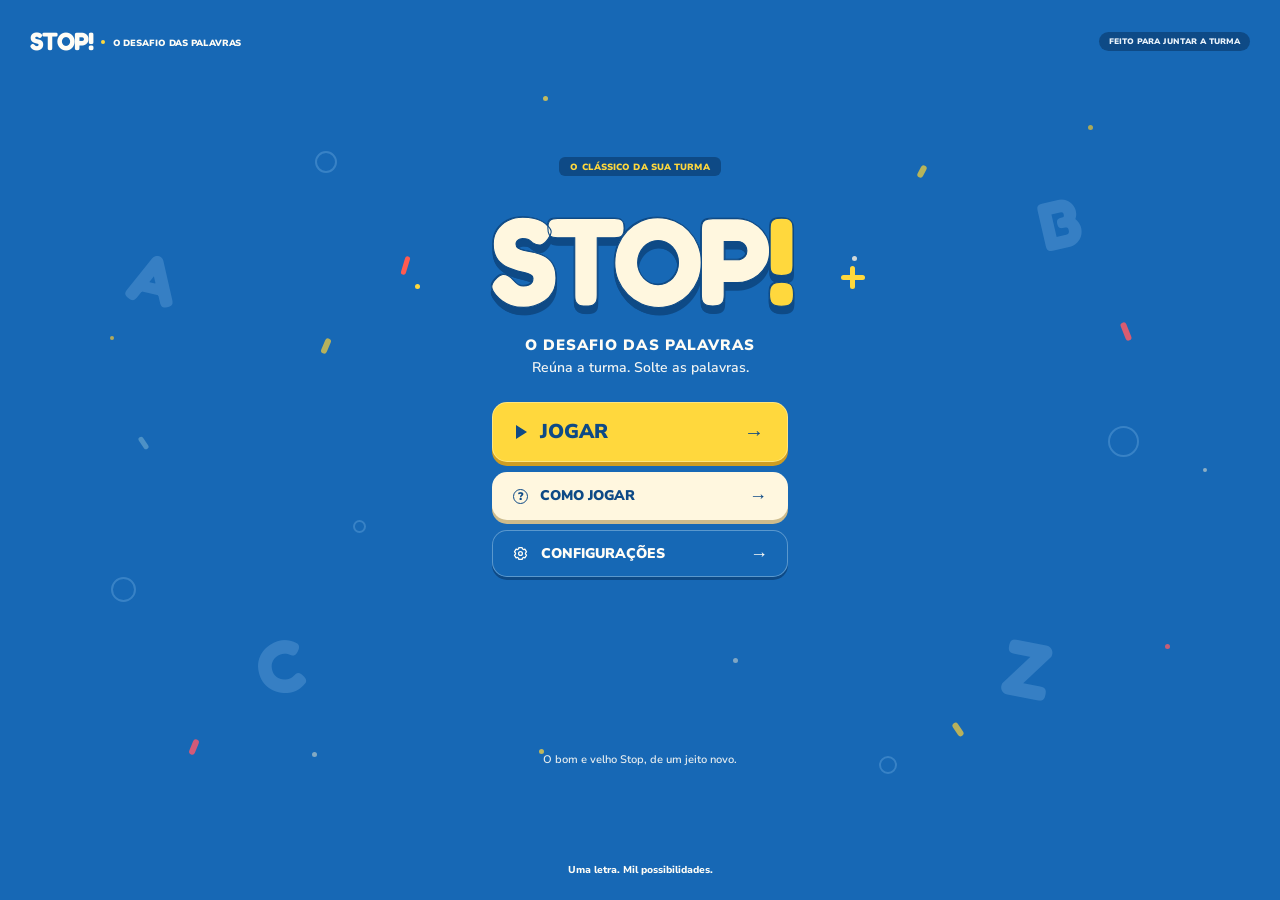
<file: index.html>
<!-- LANÇAMENTO BETA DO JOGO STOP GAME -->


<!doctype html>
<html lang="pt-BR">
<head>
  <link rel="icon" type="image/png" href="./favicon.png?v=2">
  <meta charset="UTF-8">
  <meta name="viewport" content="width=device-width, initial-scale=1.0">
  <meta name="theme-color" content="#1768b5">
  <meta name="description" content="STOP! — O desafio das palavras. Reúna a turma e solte as palavras.">
  <title>STOP! — O desafio das palavras</title>

  <link rel="preconnect" href="https://fonts.googleapis.com">
  <link rel="preconnect" href="https://fonts.gstatic.com" crossorigin>
  <link href="https://fonts.googleapis.com/css2?family=Fredoka:wght@400;500;600;700&family=Nunito+Sans:wght@400;600;700;800;900;1000&display=swap" rel="stylesheet">
  

  <link rel="stylesheet" href="css/styles.css">
  <script src="js/script.js" defer></script>
</head>

<body>
  <main class="screen" id="screen">

    <div class="decorations" aria-hidden="true">
      <span class="letter letter-a drift drift-slow">A</span>
      <span class="letter letter-b drift drift-reverse">B</span>
      <span class="letter letter-c drift drift-wide">C</span>
      <span class="letter letter-z drift drift-slow">Z</span>

      <i class="ring ring-one drift drift-reverse"></i>
      <i class="ring ring-two drift drift-slow"></i>
      <i class="ring ring-three drift drift-wide"></i>
      <i class="ring ring-four drift drift-reverse"></i>
      <i class="ring ring-five drift drift-slow"></i>

      <i class="confetti confetti-one"></i>
      <i class="confetti confetti-two"></i>
      <i class="confetti confetti-three"></i>
      <i class="confetti confetti-four"></i>
      <i class="confetti confetti-five"></i>
      <i class="confetti confetti-six"></i>
      <i class="confetti confetti-seven"></i>
      <i class="confetti confetti-eight"></i>
      <i class="confetti confetti-nine"></i>
      <i class="confetti confetti-ten"></i>
      <i class="confetti confetti-eleven"></i>
      <i class="confetti confetti-twelve"></i>
      <i class="confetti confetti-thirteen"></i>
      <i class="confetti confetti-fourteen"></i>
      <i class="confetti confetti-fifteen"></i>
      <i class="confetti confetti-sixteen"></i>
      <i class="confetti confetti-seventeen"></i>
      <i class="confetti confetti-eighteen"></i>
    </div>

    <header class="topbar">
      <a class="mini-brand" href="#inicio" aria-label="STOP! — início">
        <span class="mini-brand-name">STOP!</span>
        <span class="mini-brand-dot"></span>
        <span class="mini-brand-caption">O DESAFIO DAS PALAVRAS</span>
      </a>

      <span class="top-pill">FEITO PARA JUNTAR A TURMA</span>
    </header>

    <section class="hero" id="inicio" aria-labelledby="main-title">
      <div class="eyebrow">O CLÁSSICO DA SUA TURMA</div>

      <h1 class="logo" id="main-title" aria-label="STOP!">
        <span class="logo-letters">STOP</span><span class="logo-bang">!</span>
      </h1>

      <p class="hero-kicker">O DESAFIO DAS PALAVRAS</p>
      <p class="hero-description">Reúna a turma. Solte as palavras.</p>

      <nav class="main-actions" aria-label="Menu principal">

        <!-- BOTÃO JOGAR: ABRE A TELA ESCOLHER MODO -->
        <a href="escolher-modo.html"
           class="action-button action-primary"
           id="play-button">
          <span class="button-icon play-icon" aria-hidden="true"></span>
          <span>JOGAR</span>
          <span class="button-arrow" aria-hidden="true">→</span>
        </a>

        <!-- BOTÃO COMO JOGAR -->
        <button class="action-button action-secondary" id="how-button" type="button">
          <span class="button-icon help-icon" aria-hidden="true">?</span>
          <span>COMO JOGAR</span>
          <span class="button-arrow" aria-hidden="true">→</span>
        </button>

        <!-- BOTÃO CONFIGURAÇÕES -->
        <button class="action-button action-outline" id="settings-button" type="button">
          <svg class="button-icon settings-icon" viewBox="0 0 24 24" aria-hidden="true">
            <path d="M9.7 3.6h4.6l.55 2.05c.48.18.92.43 1.32.75l2.03-.62 2.3 3.98-1.5 1.5c.05.5.05 1 0 1.5l1.5 1.5-2.3 3.98-2.03-.62c-.4.32-.84.57-1.32.75l-.55 2.05H9.7l-.55-2.05a6.5 6.5 0 0 1-1.32-.75l-2.03.62-2.3-3.98 1.5-1.5a7.5 7.5 0 0 1 0-1.5l-1.5-1.5 2.3-3.98 2.03.62c.4-.32.84-.57 1.32-.75L9.7 3.6Z" />
            <circle cx="12" cy="12" r="2.7" />
          </svg>
          <span>CONFIGURAÇÕES</span>
          <span class="button-arrow" aria-hidden="true">→</span>
        </button>

      </nav>
    </section>

    <p class="footer-note">O bom e velho Stop, de um jeito novo.</p>
    <p class="bottom-note">Uma letra. Mil possibilidades.</p>

    <!-- MODAL COMO JOGAR -->
    <dialog class="modal" id="how-modal" aria-labelledby="how-modal-title">
      <form method="dialog" class="modal-card">
        <button class="modal-close" aria-label="Fechar" value="close" type="submit">×</button>

        <span class="modal-label">É FÁCIL, É RÁPIDO, É STOP!</span>
        <h2 id="how-modal-title">Como jogar</h2>

        <ol class="rules-list">
          <li><b>Reúna a turma.</b> Crie uma sala e convide seus amigos.</li>
          <li><b>Uma letra é sorteada.</b> Todo mundo joga com a mesma letra.</li>
          <li><b>Pense rápido.</b> Preencha as categorias com palavras que comecem com ela.</li>
          <li><b>Deu STOP!</b> Quem terminar primeiro encerra a rodada. Depois é hora de conferir as respostas e somar pontos.</li>
        </ol>

        <button class="modal-submit" value="close" type="submit">
          ENTENDI <span>→</span>
        </button>
      </form>
    </dialog>

    <!-- MODAL CONFIGURAÇÕES -->
    <dialog class="modal" id="settings-modal" aria-labelledby="settings-modal-title">
      <form method="dialog" class="modal-card">
        <button class="modal-close" aria-label="Fechar" value="close" type="submit">×</button>

        <span class="modal-label">DO SEU JEITO</span>
        <h2 id="settings-modal-title">Configurações</h2>

        <label class="setting-row" for="motion-toggle">
          <span>
            <b>Animações do fundo</b>
            <small>Movimento das letras e formas decorativas.</small>
          </span>
          <input id="motion-toggle" type="checkbox" checked>
        </label>

        <label class="setting-row" for="sound-toggle">
          <span>
            <b>Efeitos sonoros</b>
            <small>Ative quando os sons do jogo estiverem disponíveis.</small>
          </span>
          <input id="sound-toggle" type="checkbox">
        </label>

        <button class="modal-submit" value="close" type="submit">
          SALVAR <span>→</span>
        </button>
      </form>
    </dialog>

    <div class="toast" id="toast" role="status" aria-live="polite"></div>

  </main>
</body>
</html>
</file>
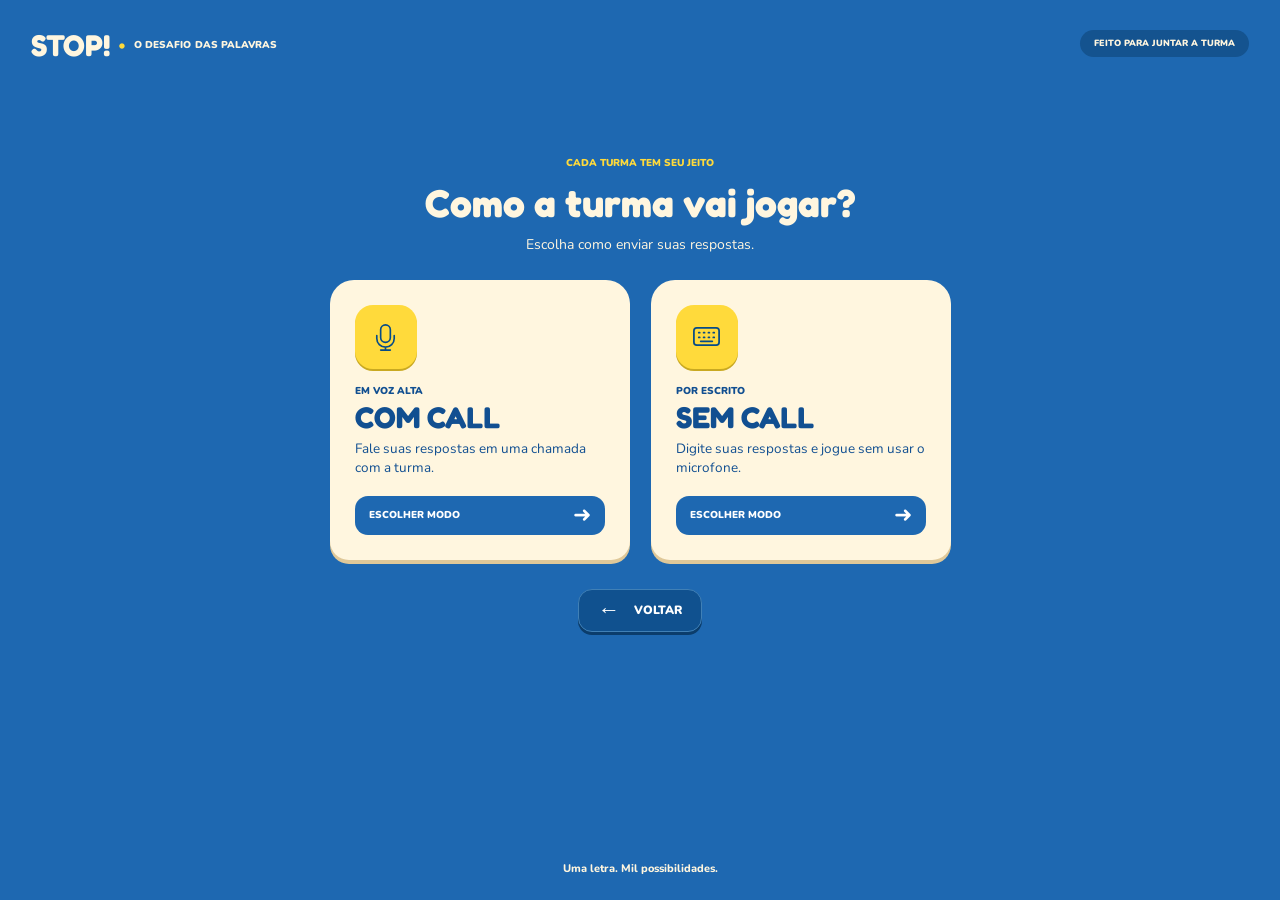
<file: escolher-modo.html>
<!DOCTYPE html>
<html lang="pt-BR">
<head>
  <link rel="icon" type="image/png" sizes="64x64" href="./favicon.png?v=2">
  <meta charset="UTF-8">
  <meta name="viewport" content="width=device-width, initial-scale=1.0">
  <title>Escolher modo | STOP!</title>

  <link rel="preconnect" href="https://fonts.googleapis.com">
  <link rel="preconnect" href="https://fonts.gstatic.com" crossorigin>
  <link href="https://fonts.googleapis.com/css2?family=Fredoka:wght@400;500;600;700&family=Nunito:wght@400;500;600;700;800;900&display=swap" rel="stylesheet">

  <link rel="stylesheet" href="css/escolher-modo.css">
  <script src="js/escolher-modo.js" defer></script>
</head>

<body>
  <div class="pagina">

    <header class="cabecalho">
      <a href="index.html" class="marca" aria-label="STOP! - Voltar ao início">
        <span class="logo">STOP!</span>
        <span class="ponto">•</span>
        <span class="sublogo">O DESAFIO DAS PALAVRAS</span>
      </a>

      <span class="selo">FEITO PARA JUNTAR A TURMA</span>
    </header>

    <main class="conteudo">

      <div class="intro">
        <p class="sobretitulo">CADA TURMA TEM SEU JEITO</p>
        <h1>Como a turma vai jogar?</h1>
        <p class="descricao">Escolha como enviar suas respostas.</p>
      </div>

      <section class="modos" aria-label="Escolha o modo de jogo">

        <!-- MODO COM CALL -->
        <article class="cartao">
          <div class="icone-quadro">
            <svg viewBox="0 0 32 32" fill="none"
                 stroke="currentColor" stroke-width="1.7"
                 stroke-linecap="round" stroke-linejoin="round"
                 aria-hidden="true">
              <rect x="11" y="4" width="10" height="18" rx="5"/>
              <path d="M7 15v3a9 9 0 0 0 18 0v-3M16 27v3M11 30h10"/>
            </svg>
          </div>

          <p class="categoria">EM VOZ ALTA</p>
          <h2>COM CALL</h2>
          <p class="texto-cartao">
            Fale suas respostas em uma chamada com a turma.
          </p>

          <button class="botao-modo" data-modo="com-call" type="button">
            ESCOLHER MODO
            <span aria-hidden="true">➜</span>
          </button>
        </article>

        <!-- MODO SEM CALL -->
        <article class="cartao">
          <div class="icone-quadro">
            <svg viewBox="0 0 32 32" fill="none"
                 stroke="currentColor" stroke-width="1.8"
                 stroke-linecap="round" stroke-linejoin="round"
                 aria-hidden="true">
              <rect x="3" y="7" width="26" height="18" rx="3"/>
              <path d="M8 12h1m4 0h1m4 0h1m4 0h1M8 17h1m4 0h1m4 0h1m4 0h1M10 21h12"/>
            </svg>
          </div>

          <p class="categoria">POR ESCRITO</p>
          <h2>SEM CALL</h2>
          <p class="texto-cartao">
            Digite suas respostas e jogue sem usar o microfone.
          </p>

          <button class="botao-modo" data-modo="sem-call" type="button">
            ESCOLHER MODO
            <span aria-hidden="true">➜</span>
          </button>
        </article>

      </section>

      <!-- VOLTAR AO MENU PRINCIPAL -->
      <a href="index.html" class="botao-voltar">
        <span aria-hidden="true">←</span>
        VOLTAR
      </a>

    </main>

    <footer>Uma letra. Mil possibilidades.</footer>

  </div>
</body>
</html>
</file>
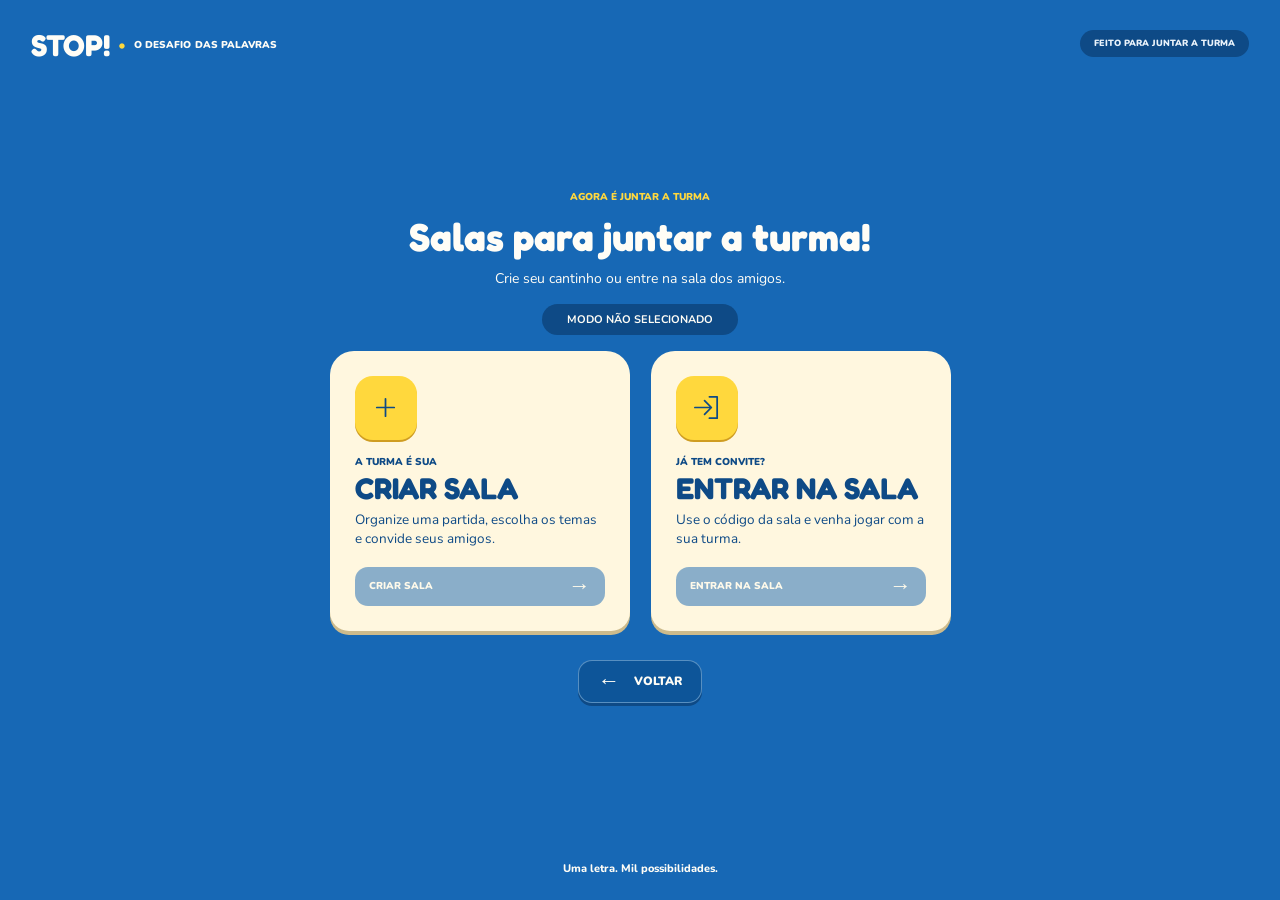
<file: lobby.html>
<!DOCTYPE html>
<html lang="pt-BR">
<head>
    <link rel="icon" type="image/png" sizes="64x64" href="./favicon.png?v=2">
    <meta charset="UTF-8">
    <meta name="viewport" content="width=device-width, initial-scale=1.0">

    <title>STOP! — Sala de espera</title>

    <link rel="stylesheet" href="https://fonts.googleapis.com/css2?family=Fredoka:wght@400;500;600;700&family=Nunito:wght@400;500;600;700;800&display=swap">
    <link rel="stylesheet" href="css/lobby.css">
    <link rel="stylesheet" href="css/voz.css">
</head>
<body>

    <!-- Cabeçalho -->
    <header class="topbar">
        <a href="index.html" class="brand">
            <span class="logo">STOP!</span>
            <span class="brand-dot">•</span>
            <span class="brand-description">
                O DESAFIO DAS PALAVRAS
            </span>
        </a>

        <span class="header-tag">
            FEITO PARA JUNTAR A TURMA
        </span>
    </header>

    <main class="page">

        <!-- Apresentação -->
        <section class="intro">
            <span class="eyebrow">SALA DE ESPERA</span>

            <h1>A turma está chegando!</h1>

            <p>Prepare-se, a diversão já vai começar!</p>
        </section>

        <section class="lobby">

            <!-- Informações da sala -->
            <div class="room-info">

                <span id="room-name" class="room-name">
                    Nome da sala
                </span>

                <span id="room-mode" class="room-mode">
                    MODO NÃO SELECIONADO
                </span>

                <div class="room-code-box">
                    <span>CÓDIGO</span>

                    <strong id="room-code">------</strong>

                    <button type="button" id="copy-code">
                        <svg width="14" height="14" viewBox="0 0 24 24" fill="none" stroke="currentColor" stroke-width="2">
                            <rect x="8" y="8" width="12" height="12" rx="2"/>
                            <path d="M16 8V4H4V16H8"/>
                        </svg>

                        COPIAR
                    </button>
                </div>

            </div>

            <!-- Cartões principais -->
            <div class="lobby-grid">

                <!-- Cartão de jogadores -->
                <section class="card players-card">

                    <div class="card-heading">
                        <h2>JOGADORES</h2>

                        <span id="player-count" class="player-count">
                            0/8
                        </span>
                    </div>

                    <p id="player-summary" class="player-summary">
                        0 conectados • 8 vagas disponíveis
                    </p>

                    <!-- Jogadores e vagas gerados pelo JavaScript -->
                    <ul id="players-list" class="players-list">
                    </ul>

                    <p id="role-message" class="role-message">
                        Você é o anfitrião desta sala.
                    </p>

                </section>

                <!-- Cartão de configurações -->
                <section class="card settings-card">

                    <h2>CONFIGURAÇÕES</h2>

                    <p id="settings-message" class="settings-message">
                        <svg width="12" height="12" viewBox="0 0 24 24" fill="none" stroke="currentColor" stroke-width="2">
                            <rect x="5" y="11" width="14" height="10" rx="2"/>
                            <path d="M8 11V7a4 4 0 0 1 8 0v4"/>
                        </svg>

                        Só você pode editar.
                    </p>

                    <div class="settings-list">

                        <!-- Quantidade de jogadores -->
                        <div class="setting-row">

                            <span>Máximo de jogadores</span>

                            <div class="stepper">
                                <button type="button"
                                    data-target="players"
                                    data-step="-1"
                                    aria-label="Diminuir jogadores">−</button>

                                <output id="players">8</output>

                                <button type="button"
                                    data-target="players"
                                    data-step="1"
                                    aria-label="Aumentar jogadores">+</button>

                                <svg class="setting-lock" width="14" height="14" viewBox="0 0 24 24" fill="none" stroke="currentColor" stroke-width="2" aria-label="Configuração bloqueada" hidden>
                                    <rect x="5" y="11" width="14" height="10" rx="2"/>
                                    <path d="M8 11V7a4 4 0 0 1 8 0v4"/>
                                </svg>
                            </div>

                        </div>

                        <!-- Tempo por rodada -->
                        <div class="setting-row">

                            <span>Tempo por rodada</span>

                            <div class="stepper">
                                <button type="button"
                                    data-target="time"
                                    data-step="-5"
                                    aria-label="Diminuir tempo">−</button>

                                <output id="time">10 s</output>

                                <button type="button"
                                    data-target="time"
                                    data-step="5"
                                    aria-label="Aumentar tempo">+</button>

                                <svg class="setting-lock" width="14" height="14" viewBox="0 0 24 24" fill="none" stroke="currentColor" stroke-width="2" aria-label="Configuração bloqueada" hidden>
                                    <rect x="5" y="11" width="14" height="10" rx="2"/>
                                    <path d="M8 11V7a4 4 0 0 1 8 0v4"/>
                                </svg>
                            </div>

                        </div>

                        <!-- Quantidade de cartas -->
                        <div class="setting-row">

                            <span>Cartas de temas</span>

                            <div class="stepper">
                                <button type="button"
                                    data-target="cards"
                                    data-step="-1"
                                    aria-label="Diminuir cartas">−</button>

                                <output id="cards">5</output>

                                <button type="button"
                                    data-target="cards"
                                    data-step="1"
                                    aria-label="Aumentar cartas">+</button>

                                <svg class="setting-lock" width="14" height="14" viewBox="0 0 24 24" fill="none" stroke="currentColor" stroke-width="2" aria-label="Configuração bloqueada" hidden>
                                    <rect x="5" y="11" width="14" height="10" rx="2"/>
                                    <path d="M8 11V7a4 4 0 0 1 8 0v4"/>
                                </svg>
                            </div>

                        </div>

                    </div>

                    <!-- Painel COM CALL -->
                    <section id="voice-panel"
                        class="communication-panel voice-panel"
                        hidden>

                        <div class="communication-heading">
                            <h3>CALL DA TURMA</h3>

                            <span id="voice-count">0 na call</span>
                        </div>

                        <div class="voice-status">

                            <div class="voice-bars" aria-hidden="true">
                                <span></span>
                                <span></span>
                                <span></span>
                                <span></span>
                            </div>

                            <span id="speaker-status">
                                Ninguém está falando...
                            </span>

                        </div>

                        <button type="button" id="microphone-button"
                            class="microphone-button"
                            aria-pressed="false"
                            disabled>

                            <svg width="16" height="16" viewBox="0 0 24 24" fill="none" stroke="currentColor" stroke-width="2" stroke-linecap="round">
                                <rect x="9" y="2" width="6" height="12" rx="3"/>
                                <path d="M5 10v2a7 7 0 0 0 14 0v-2M12 19v3M8 22h8"/>
                            </svg>

                            <span id="microphone-label">
                                MICROFONE DESLIGADO
                            </span>

                        </button>

                        <p id="microphone-status" class="communication-note">
                            Comunicação por voz ainda indisponível.
                        </p>

                    </section>

                    <!-- Painel SEM CALL -->
                    <section id="chat-panel"
                        class="communication-panel chat-panel"
                        hidden>

                        <div class="communication-heading">

                            <h3>CHAT DA TURMA</h3>

                            <span id="chat-online">0 online</span>

                        </div>

                        <div id="chat-messages"
                            class="chat-messages"
                            role="log">

                            <p class="chat-empty">
                                A turma ainda não chegou.
                                Compartilhe o código para começar!
                            </p>

                        </div>

                        <form id="chat-form" class="chat-form">

                            <input type="text"
                                id="chat-input"
                                placeholder="Escreva uma mensagem..."
                                maxlength="200"
                                autocomplete="off"
                                aria-label="Mensagem"
                                disabled>

                            <button type="submit"
                                id="send-message"
                                aria-label="Enviar mensagem"
                                disabled>

                                <svg width="16" height="16" viewBox="0 0 24 24" fill="none" stroke="currentColor" stroke-width="2" stroke-linecap="round" stroke-linejoin="round">
                                    <path d="M22 2L7 17M22 2L15 22L7 17L2 9L22 2Z"/>
                                </svg>

                            </button>

                        </form>

                    </section>

                </section>

            </div>

            <!-- Mensagem de espera -->
            <p id="lobby-status" class="lobby-status" role="status">
                Esperando a turma: são necessários pelo menos 2 jogadores.
            </p>

            <!-- Botões de ação -->
            <div class="lobby-actions">

                <!-- Botão exclusivo do anfitrião -->
                <button type="button"
                    id="start-button"
                    class="start-button"
                    disabled>

                    <svg width="18" height="18" viewBox="0 0 24 24" fill="none" stroke="currentColor" stroke-width="2" stroke-linejoin="round">
                        <rect x="5" y="11" width="14" height="10" rx="2"/>
                        <path d="M8 11V7a4 4 0 0 1 8 0v4"/>
                    </svg>

                    INICIAR PARTIDA

                </button>

                <!-- Confirmação de presença do convidado -->
                <button type="button"
                    id="ready-button"
                    class="start-button ready-button"
                    aria-pressed="false"
                    hidden>

                    <svg width="18" height="18" viewBox="0 0 24 24" fill="none" stroke="currentColor" stroke-width="2" stroke-linecap="round" stroke-linejoin="round">
                        <path d="M5 12l4 4L19 6"/>
                    </svg>

                    ESTOU PRONTO

                </button>

                <!-- Botão disponível para todos -->
                <button type="button"
                    id="leave-button"
                    class="leave-button">

                    <svg width="18" height="18" viewBox="0 0 24 24" fill="none" stroke="currentColor" stroke-width="2" stroke-linecap="round" stroke-linejoin="round">
                        <path d="M10 17l5-5-5-5M15 12H3M14 3h7v18h-7"/>
                    </svg>

                    SAIR DA SALA

                </button>

            </div>

        </section>

    </main>

    <footer>
        Uma letra. Mil possibilidades.
    </footer>

    <script src="js/lobby.js"></script>

</body>
</html>
</file>
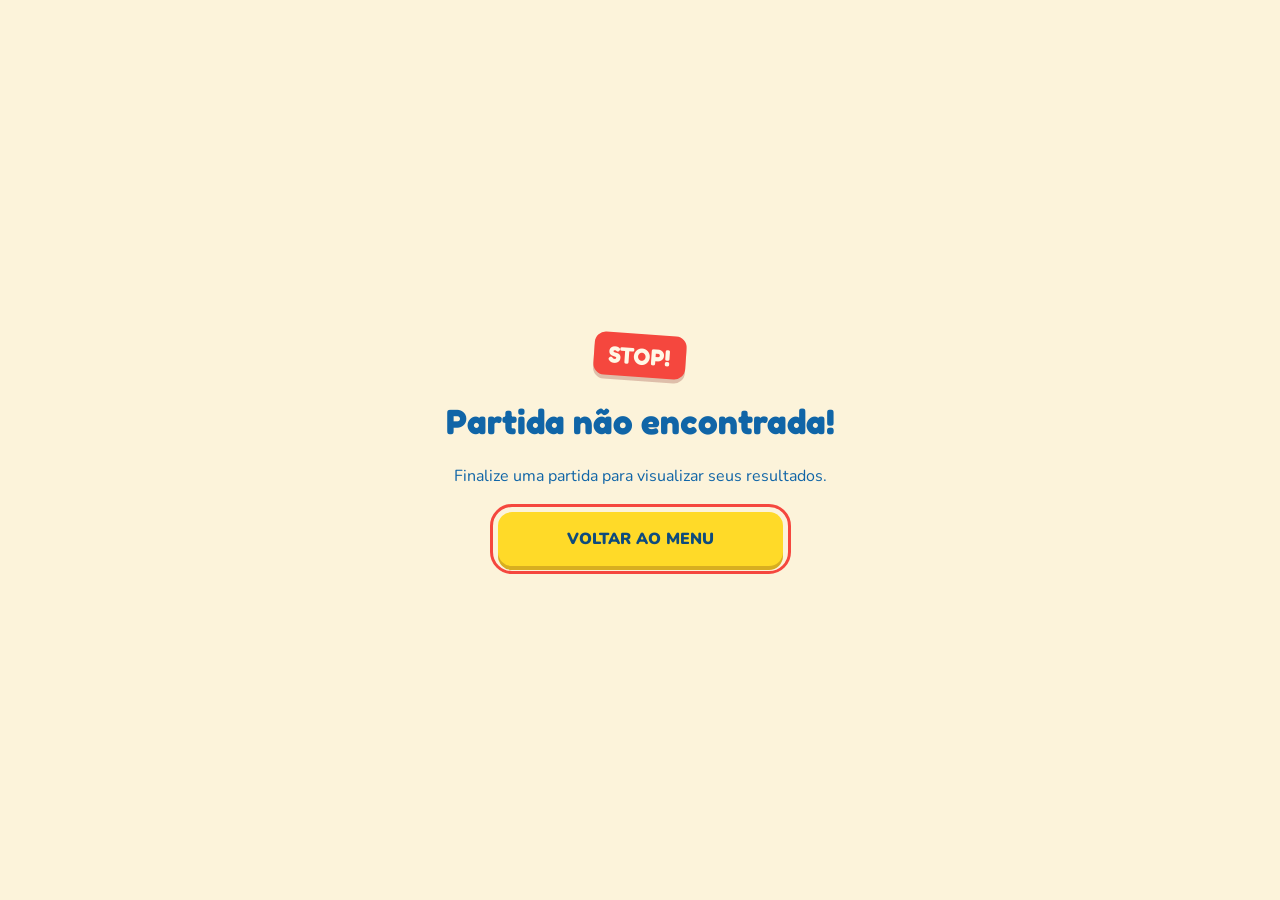
<file: resultado.html>
<!DOCTYPE html>
<html lang="pt-BR">
<head>
    <link rel="icon" type="image/png" sizes="64x64" href="./favicon.png?v=2">
    <meta charset="UTF-8">

    <meta name="viewport"
          content="width=device-width, initial-scale=1.0">

    <title>STOP! | Resultado Final</title>

    <link rel="preconnect" href="https://fonts.googleapis.com">

    <link rel="preconnect"
          href="https://fonts.gstatic.com"
          crossorigin>

    <link href="https://fonts.googleapis.com/css2?family=Fredoka:wght@400;500;600;700&family=Nunito:wght@400;500;600;700;800;900&display=swap"
          rel="stylesheet">

    <link rel="stylesheet" href="css/resultado.css">
</head>

<body>

    <!-- ===================================== -->
    <!-- TELA DO CAMPEÃO                       -->
    <!-- ===================================== -->

    <section id="champion-screen"
             class="result-screen champion-screen">

        <header class="topbar">

            <div class="logo">STOP!</div>

            <div class="status-badge">
                <span class="status-dot"></span>
                PARTIDA ENCERRADA
            </div>

        </header>

        <div id="confetti" class="confetti"
             aria-hidden="true">
        </div>

        <main class="champion-content">

            <span class="eyebrow">
                ÚLTIMA RODADA CONCLUÍDA
            </span>

            <h1>TEMOS UM CAMPEÃO!</h1>

            <p class="subtitle">
                Uma partida de respeito. Uma vitória de milhões.
            </p>

            <div class="trophy" aria-hidden="true">
                🏆
            </div>

            <div class="champion-avatar">
                <span id="champion-avatar">?</span>
            </div>

            <h2 id="champion-name">
                Campeão
            </h2>

            <p class="champion-message">
                Mandou bem demais!
            </p>

            <div class="champion-stats">

                <div class="stat">

                    <strong id="champion-cards">0</strong>

                    <span>cartas conquistadas</span>

                </div>

                <div class="stat-divider"></div>

                <div class="stat">

                    <strong id="champion-hits">0</strong>

                    <span>acertos totais</span>

                </div>

            </div>

            <div class="champion-actions">

                <button id="advance-button"
                        class="primary-button"
                        type="button">

                    AVANÇAR

                    <span aria-hidden="true">→</span>

                </button>

                <p class="footer-caption">
                    Agora é hora de ver a classificação final.
                </p>

            </div>

        </main>

    </section>

    <!-- ===================================== -->
    <!-- TELA DO RANKING FINAL                 -->
    <!-- ===================================== -->

    <section id="ranking-screen"
             class="result-screen ranking-screen"
             hidden>

        <header class="topbar">

            <div class="logo">STOP!</div>

            <div class="status-badge">

                <span class="status-dot"></span>

                PARTIDA ENCERRADA

            </div>

        </header>

        <main class="ranking-content">

            <span class="eyebrow">
                CADA CARTA CONTOU!
            </span>

            <h1>RANKING DA PARTIDA</h1>

            <p id="ranking-info"
               class="ranking-info">

                0 rodadas realizadas • 0 jogadores

            </p>

            <div class="ranking-board">

                <div class="ranking-header">

                    <span>POS. / JOGADOR</span>

                    <span>CARTAS</span>

                    <span>ACERTOS</span>

                </div>

                <div id="ranking-list"
                     class="ranking-list"
                     role="list">
                </div>

                <p id="scroll-hint"
                   class="scroll-hint"
                   hidden>

                    ↕ Role para ver todos os jogadores

                </p>

            </div>

            <div class="ranking-rules">

                <p>
                    Mais cartas primeiro. Em empate, vale o total de acertos.
                </p>

                <p>
                    Empate absoluto pelo título? A morte súbita define o campeão.
                </p>

            </div>

            <div class="ranking-actions">

                <button id="menu-button"
                        class="primary-button"
                        type="button">

                    VOLTAR AO MENU

                </button>

                <p class="footer-caption">
                    Uma letra. Mil possibilidades.
                </p>

            </div>

        </main>

    </section>

    <!-- ===================================== -->
    <!-- PROTEÇÃO CONTRA ACESSO SEM RESULTADO  -->
    <!-- ===================================== -->

    <section id="error-screen"
             class="error-screen"
             hidden>

        <div class="logo">STOP!</div>

        <h1>Partida não encontrada!</h1>

        <p>
            Finalize uma partida para visualizar seus resultados.
        </p>

        <button id="error-menu-button"
                class="primary-button"
                type="button">

            VOLTAR AO MENU

        </button>

    </section>

    <script src="js/resultado.js"></script>

</body>
</html>
</file>
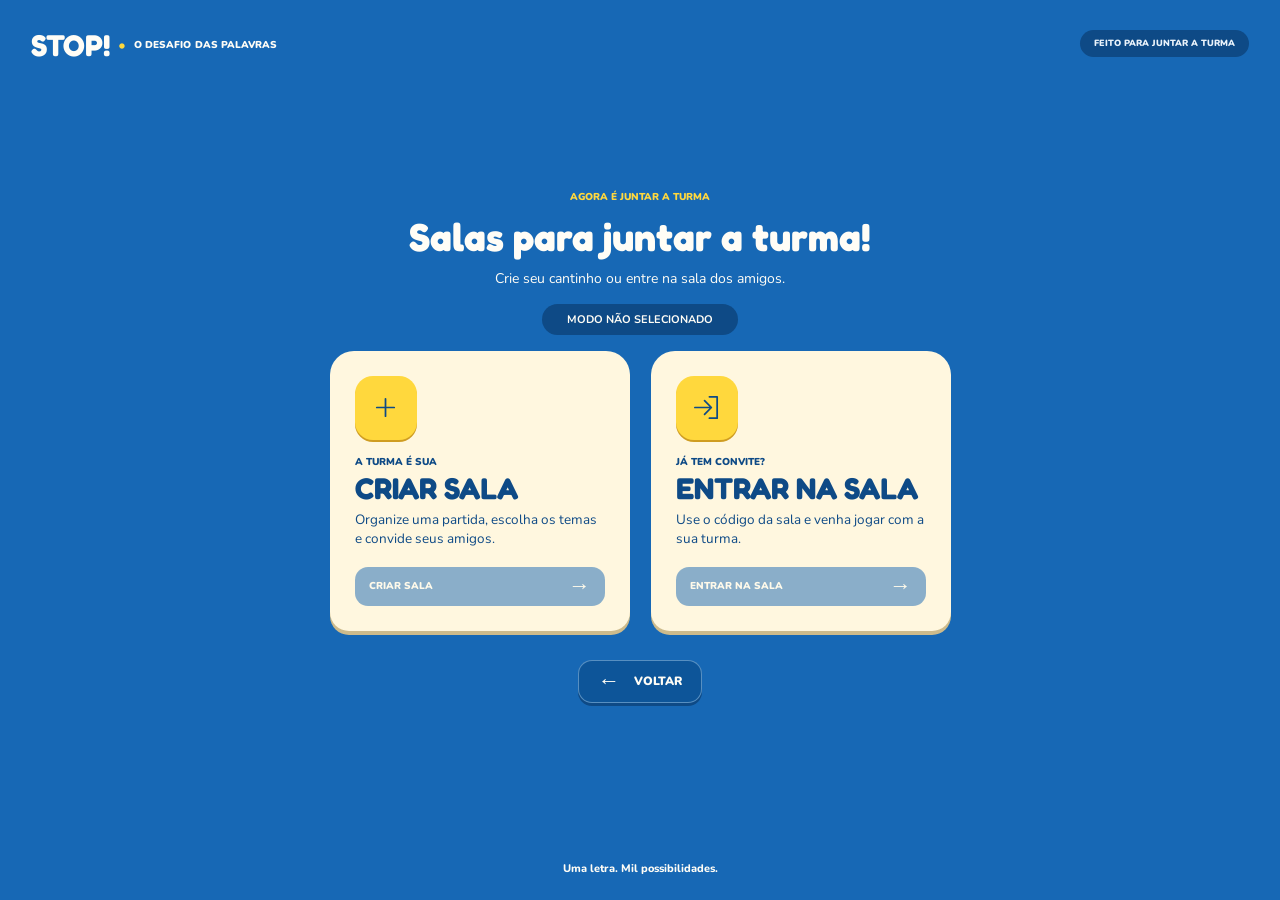
<file: salas.html>
<!DOCTYPE html>
<html lang="pt-BR">
<head>
    <link rel="icon" type="image/png" sizes="64x64" href="./favicon.png?v=2">
    <meta charset="UTF-8">
    <meta name="viewport" content="width=device-width, initial-scale=1.0">
    <title>Salas | STOP!</title>

    <link rel="stylesheet" href="https://fonts.googleapis.com/css2?family=Fredoka:wght@400;500;600;700&family=Nunito:wght@400;500;600;700;800;900&display=swap">

    <link rel="stylesheet" href="css/salas.css">
    <script src="js/salas.js" defer></script>
</head>

<body>

    <header class="cabecalho">
        <a href="index.html" class="marca">
            <span class="logo">STOP!</span>
            <span class="ponto">•</span>
            <span class="sublogo">O DESAFIO DAS PALAVRAS</span>
        </a>

        <span class="selo">FEITO PARA JUNTAR A TURMA</span>
    </header>

    <main class="conteudo">

        <section class="intro">
            <p class="sobretitulo">AGORA É JUNTAR A TURMA</p>
            <h1>Salas para juntar a turma!</h1>
            <p>Crie seu cantinho ou entre na sala dos amigos.</p>
        </section>

        <div class="modalidade" id="modalidade">
            <span id="icone-modo"></span>
            <strong id="nome-modo">Modo não selecionado</strong>
            <span id="descricao-modo"></span>
        </div>

        <section class="salas">

            <article class="cartao">

                <div class="icone-quadro">
                    <svg viewBox="0 0 32 32" fill="none"
                         stroke="currentColor" stroke-width="1.8"
                         stroke-linecap="round">
                        <path d="M16 7v18M7 16h18"/>
                    </svg>
                </div>

                <p class="categoria">A TURMA É SUA</p>
                <h2>CRIAR SALA</h2>

                <p class="descricao">
                    Organize uma partida, escolha os temas
                    e convide seus amigos.
                </p>

                <button class="botao-sala" id="criar-sala" type="button">
                    CRIAR SALA
                    <span>→</span>
                </button>

            </article>

            <article class="cartao">

                <div class="icone-quadro">
                    <svg viewBox="0 0 32 32" fill="none"
                         stroke="currentColor" stroke-width="1.8"
                         stroke-linecap="round"
                         stroke-linejoin="round">
                        <path d="M19 5h8v22h-8M4 16h17M14 9l7 7-7 7"/>
                    </svg>
                </div>

                <p class="categoria">JÁ TEM CONVITE?</p>
                <h2>ENTRAR NA SALA</h2>

                <p class="descricao">
                    Use o código da sala e venha jogar
                    com a sua turma.
                </p>

                <button class="botao-sala" id="entrar-sala" type="button">
                    ENTRAR NA SALA
                    <span>→</span>
                </button>

            </article>

        </section>

        <a href="escolher-modo.html" class="botao-voltar">
            <span>←</span>
            VOLTAR
        </a>

    </main>

    <footer>
        Uma letra. Mil possibilidades.
    </footer>

</body>
</html>
</file>
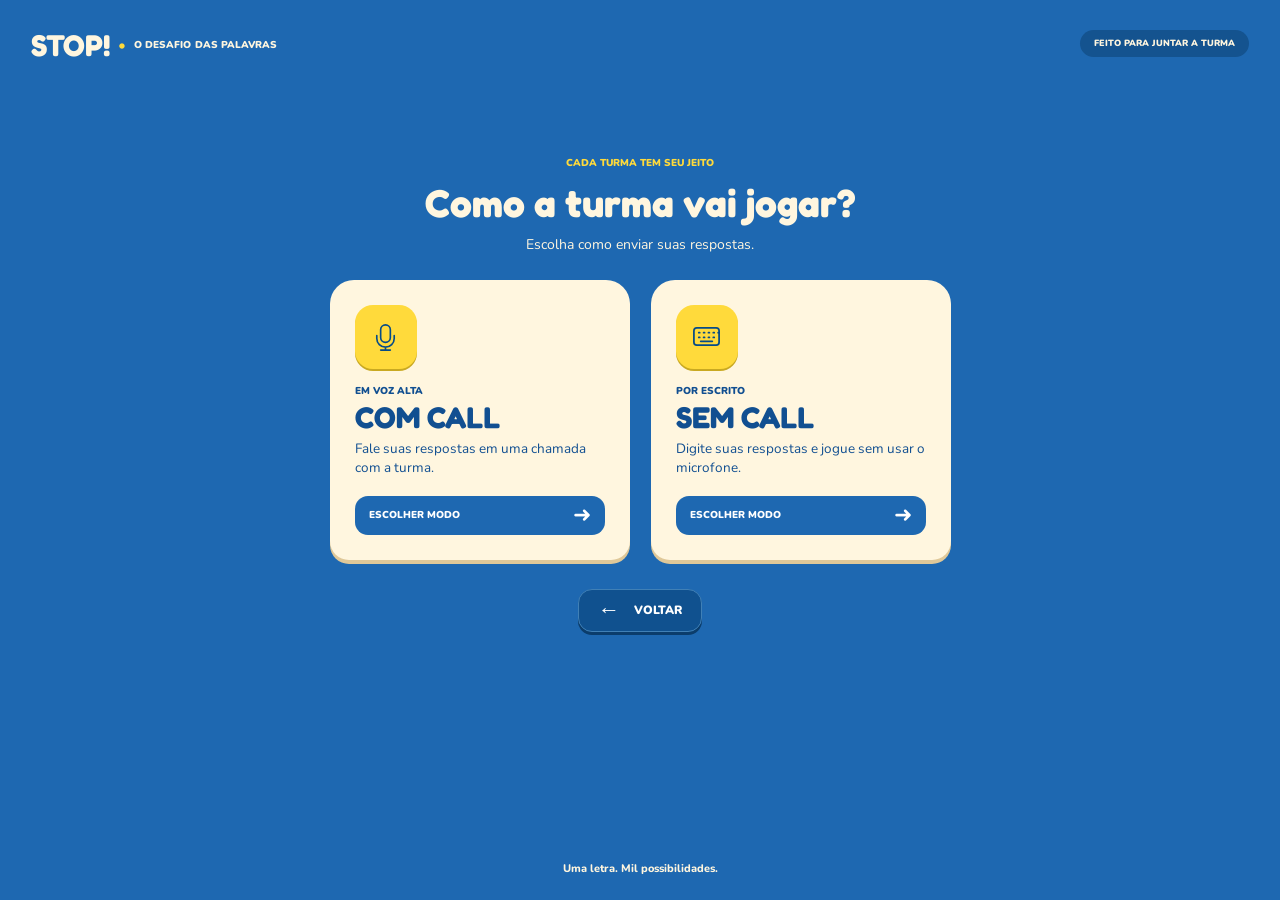
<file: pages/escolher-modo.html>
<!DOCTYPE html>
<html lang="pt-BR">
<head>
  <meta charset="UTF-8">
  <meta name="viewport" content="width=device-width, initial-scale=1.0">
  <title>Escolher modo | STOP!</title>

  <link rel="preconnect" href="https://fonts.googleapis.com">
  <link rel="preconnect" href="https://fonts.gstatic.com" crossorigin>
  <link href="https://fonts.googleapis.com/css2?family=Fredoka:wght@400;500;600;700&family=Nunito:wght@400;500;600;700;800;900&display=swap" rel="stylesheet">

  <link rel="stylesheet" href="../css/escolher-modo.css">
  <script src="../js/escolher-modo.js" defer></script>
</head>

<body>
  <div class="pagina">

    <header class="cabecalho">
      <a href="../index.html" class="marca" aria-label="STOP! - Voltar ao início">
        <span class="logo">STOP!</span>
        <span class="ponto">•</span>
        <span class="sublogo">O DESAFIO DAS PALAVRAS</span>
      </a>

      <span class="selo">FEITO PARA JUNTAR A TURMA</span>
    </header>

    <main class="conteudo">

      <div class="intro">
        <p class="sobretitulo">CADA TURMA TEM SEU JEITO</p>
        <h1>Como a turma vai jogar?</h1>
        <p class="descricao">Escolha como enviar suas respostas.</p>
      </div>

      <section class="modos" aria-label="Escolha o modo de jogo">

        <!-- MODO COM CALL -->
        <article class="cartao">
          <div class="icone-quadro">
            <svg viewBox="0 0 32 32" fill="none"
                 stroke="currentColor" stroke-width="1.7"
                 stroke-linecap="round" stroke-linejoin="round"
                 aria-hidden="true">
              <rect x="11" y="4" width="10" height="18" rx="5"/>
              <path d="M7 15v3a9 9 0 0 0 18 0v-3M16 27v3M11 30h10"/>
            </svg>
          </div>

          <p class="categoria">EM VOZ ALTA</p>
          <h2>COM CALL</h2>
          <p class="texto-cartao">
            Fale suas respostas em uma chamada com a turma.
          </p>

          <button class="botao-modo" data-modo="com-call" type="button">
            ESCOLHER MODO
            <span aria-hidden="true">➜</span>
          </button>
        </article>

        <!-- MODO SEM CALL -->
        <article class="cartao">
          <div class="icone-quadro">
            <svg viewBox="0 0 32 32" fill="none"
                 stroke="currentColor" stroke-width="1.8"
                 stroke-linecap="round" stroke-linejoin="round"
                 aria-hidden="true">
              <rect x="3" y="7" width="26" height="18" rx="3"/>
              <path d="M8 12h1m4 0h1m4 0h1m4 0h1m4 0h1M8 17h1m4 0h1m4 0h1m4 0h1M10 21h12"/>
            </svg>
          </div>

          <p class="categoria">POR ESCRITO</p>
          <h2>SEM CALL</h2>
          <p class="texto-cartao">
            Digite suas respostas e jogue sem usar o microfone.
          </p>

          <button class="botao-modo" data-modo="sem-call" type="button">
            ESCOLHER MODO
            <span aria-hidden="true">➜</span>
          </button>
        </article>

      </section>

      <!-- VOLTAR AO MENU PRINCIPAL -->
      <a href="../index.html" class="botao-voltar">
        <span aria-hidden="true">←</span>
        VOLTAR
      </a>

    </main>

    <footer>Uma letra. Mil possibilidades.</footer>

  </div>
</body>
</html>
</file>
<file: css/styles.css>
:root {
  --blue: #1768b5;
  --blue-deep: #0e4a86;
  --blue-mid: #0d5599;
  --cream: #fff7df;
  --yellow: #ffd83d;
  --white: #fffdf6;
  --font-ui: "Nunito Sans", "Arial Rounded MT Bold", Arial, sans-serif;
  --font-logo: "Fredoka", "Arial Rounded MT Bold", Arial, sans-serif;
}

* { box-sizing: border-box; }

html { min-width: 320px; min-height: 100%; background: var(--blue); }

body {
  min-width: 320px;
  min-height: 100vh;
  margin: 0;
  font-family: var(--font-ui);
  color: var(--white);
  background: var(--blue);
}

button, input { font: inherit; }
button { -webkit-tap-highlight-color: transparent; }

.screen {
  position: relative;
  isolation: isolate;
  width: 100%;
  min-height: 658px;
  height: 100vh;
  overflow: hidden;
  background: var(--blue);
}

/* Elementos decorativos do fundo */
.decorations {
  position: absolute;
  z-index: -1;
  inset: 0;
  overflow: hidden;
  pointer-events: none;
}

.letter {
  position: absolute;
  color: rgba(113, 174, 226, .34);
  font-family: var(--font-logo);
  font-size: 69px;
  font-weight: 700;
  line-height: 1;
  user-select: none;
}
.letter-a { left: 10.1%; top: 27.0%; transform: rotate(13deg); }
.letter-b { left: 81.2%; top: 20.9%; transform: rotate(-13deg); }
.letter-c { left: 20.1%; top: 69.9%; font-size: 74px; transform: rotate(-12deg); }
.letter-z { left: 78.4%; top: 69.9%; font-size: 79px; transform: rotate(11deg); }

.ring {
  position: absolute;
  display: block;
  width: 22px;
  height: 22px;
  border: 2px solid rgba(111, 174, 226, .38);
  border-radius: 50%;
}
.ring-one { left: 24.6%; top: 16.8%; width: 22px; height: 22px; }
.ring-two { left: 86.6%; top: 47.3%; width: 31px; height: 31px; }
.ring-three { left: 8.7%; top: 64.1%; width: 25px; height: 25px; }
.ring-four { left: 27.6%; top: 57.8%; width: 13px; height: 13px; border-width: 2px; }
.ring-five { left: 68.7%; top: 84.0%; width: 18px; height: 18px; }

.confetti {
  position: absolute;
  display: block;
  border-radius: 99px;
  transform-origin: center;
  animation: confetti-drift 3.8s ease-in-out infinite alternate;
}
.confetti-one { left: 31.5%; top: 28.4%; width: 5px; height: 19px; background: #ff5b50; transform: rotate(17deg); }
.confetti-two { left: 32.4%; top: 31.6%; width: 5px; height: 5px; background: var(--yellow); animation-delay: -1.4s; }
.confetti-three { left: 71.8%; top: 18.3%; width: 6px; height: 13px; background: #b7b45a; transform: rotate(28deg); animation-delay: -2.2s; }
.confetti-four { left: 87.7%; top: 35.8%; width: 6px; height: 19px; background: #d85c71; transform: rotate(-22deg); animation-delay: -3s; }
.confetti-five { left: 25.2%; top: 37.6%; width: 6px; height: 16px; background: #b6b15c; transform: rotate(23deg); animation-delay: -1s; }
.confetti-six { left: 11.0%; top: 48.4%; width: 5px; height: 14px; background: #4d91c6; transform: rotate(-34deg); animation-delay: -2.7s; }
.confetti-seven { left: 14.9%; top: 82.1%; width: 6px; height: 16px; background: #d35a78; transform: rotate(22deg); animation-delay: -1.8s; }
.confetti-eight { left: 74.6%; top: 80.2%; width: 6px; height: 15px; background: #b9b15b; transform: rotate(-34deg); animation-delay: -3.7s; }
.confetti-nine { left: 85.0%; top: 13.9%; width: 5px; height: 5px; background: #aaa858; animation-delay: -2.5s; }
.confetti-ten { left: 91.0%; top: 71.6%; width: 5px; height: 5px; background: #c65e77; animation-delay: -1.1s; }
.confetti-eleven { left: 24.4%; top: 83.6%; width: 5px; height: 5px; background: #82a9c3; animation-delay: -3.3s; }
.confetti-twelve { left: 66.6%; top: 28.4%; width: 5px; height: 5px; background: #d1d8d8; animation-delay: -.8s; }
.confetti-thirteen { left: 8.6%; top: 37.3%; width: 4px; height: 4px; background: #b1a95b; animation-delay: -2s; }
.confetti-fourteen { left: 65.7%; top: 30.6%; width: 24px; height: 5px; background: var(--yellow); transform: rotate(0deg); animation-delay: -1.5s; }
.confetti-fourteen::after { content: ""; position: absolute; left: 9px; top: -9px; width: 5px; height: 23px; border-radius: inherit; background: var(--yellow); }
.confetti-fifteen { left: 42.4%; top: 10.7%; width: 5px; height: 5px; background: #c1ba60; animation-delay: -2.4s; }
.confetti-sixteen { left: 57.3%; top: 73.1%; width: 5px; height: 5px; background: #7fa6c4; animation-delay: -3.4s; }
.confetti-seventeen { left: 42.1%; top: 83.2%; width: 5px; height: 5px; background: #c0b75d; animation-delay: -.5s; }
.confetti-eighteen { left: 94.0%; top: 52.0%; width: 4px; height: 4px; background: #8caec4; animation-delay: -2.8s; }

@keyframes confetti-drift {
  0% { translate: 0 0; }
  100% { translate: 5px -11px; }
}
@keyframes float-one {
  0%, 100% { translate: 0 0; }
  50% { translate: 0 -12px; }
}
@keyframes float-two {
  0%, 100% { translate: 0 0; }
  50% { translate: 7px 10px; }
}
@keyframes float-three {
  0%, 100% { translate: 0 0; }
  50% { translate: -8px -9px; }
}
.drift-slow { animation: float-one 5s ease-in-out infinite; }
.drift-reverse { animation: float-two 5.5s ease-in-out infinite; }
.drift-wide { animation: float-three 6s ease-in-out infinite; }

/* Cabeçalho */
.topbar {
  position: absolute;
  z-index: 2;
  top: 29px;
  right: 30px;
  left: 30px;
  display: flex;
  align-items: center;
  justify-content: space-between;
}
.mini-brand {
  display: inline-flex;
  align-items: center;
  gap: 7px;
  color: var(--white);
  text-decoration: none;
  white-space: nowrap;
}
.mini-brand-name {
  font-family: var(--font-logo);
  font-size: 25px;
  font-weight: 700;
  line-height: 1;
  letter-spacing: -.7px;
}
.mini-brand-dot {
  width: 4px;
  height: 4px;
  margin: 1px 1px 0 0;
  border-radius: 50%;
  background: var(--yellow);
}
.mini-brand-caption {
  padding-top: 2px;
  font-size: 9px;
  font-weight: 1000;
  letter-spacing: -.1px;
}
.top-pill {
  display: inline-flex;
  align-items: center;
  min-height: 19px;
  padding: 0 10px;
  border-radius: 99px;
  background: var(--blue-deep);
  color: #eaf3fb;
  font-size: 8px;
  font-weight: 1000;
  letter-spacing: .05px;
}

/* Conteúdo central */
.hero {
  position: absolute;
  top: 17.45%;
  left: 50%;
  display: flex;
  width: min(100% - 32px, 420px);
  flex-direction: column;
  align-items: center;
  transform: translateX(-50%);
  text-align: center;
}
.eyebrow {
  display: inline-flex;
  min-height: 19px;
  align-items: center;
  justify-content: center;
  padding: 0 11px;
  border-radius: 6px;
  background: var(--blue-deep);
  color: var(--yellow);
  font-size: 9px;
  font-weight: 1000;
  letter-spacing: .1px;
}
.logo {
  display: flex;
  align-items: center;
  justify-content: center;
  margin: 23px 0 8px;
  font-family: var(--font-logo);
  font-size: 125px;
  font-weight: 700;
  letter-spacing: -5.8px;
  line-height: .96;
  white-space: nowrap;
  -webkit-text-stroke: 1.1px var(--blue-deep);
  filter: drop-shadow(0 7px 0 var(--blue-deep));
}
.logo-letters {
  color: var(--cream);
  text-shadow: 1px 1px 0 var(--blue-deep), -1px -1px 0 var(--blue-deep);
}
.logo-bang {
  margin-left: 1px;
  color: var(--yellow);
  letter-spacing: -7px;
  text-shadow: 1px 1px 0 var(--blue-deep), -1px -1px 0 var(--blue-deep);
}
.hero-kicker {
  margin: 9px 0 0;
  color: var(--white);
  font-size: 15px;
  font-weight: 1000;
  letter-spacing: 1.05px;
  line-height: 18px;
}
.hero-description {
  margin: 5px 0 0;
  color: rgba(255, 253, 246, .94);
  font-size: 14px;
  font-weight: 600;
  line-height: 18px;
}
.main-actions {
  display: flex;
  width: 296px;
  flex-direction: column;
  gap: 10px;
  margin-top: 25px;
}
.action-button {
  position: relative;
  display: flex;
  width: 100%;
  align-items: center;
  border: 1px solid transparent;
  border-radius: 15px;
  cursor: pointer;
  font-size: 13px;
  font-weight: 1000;
  line-height: 1;
  text-align: left;
  text-decoration: none;
  transition: transform .16s ease, filter .16s ease, background-color .16s ease;
}
.action-button:hover { filter: brightness(1.035); transform: translateY(-2px); }
.action-button:active { transform: translateY(2px); }
.action-button:focus-visible, .modal button:focus-visible, .text-field:focus-visible {
  outline: 3px solid rgba(255, 216, 61, .9);
  outline-offset: 3px;
}
.action-primary {
  height: 60px;
  padding: 0 23px;
  gap: 13px;
  border-color: rgba(255, 239, 170, .6);
  background: var(--yellow);
  box-shadow: 0 4px 0 #cf9d22;
  color: var(--blue-deep);
  font-size: 20px;
}
.action-secondary {
  height: 48px;
  padding: 0 20px;
  gap: 12px;
  background: var(--cream);
  box-shadow: 0 4px 0 #cdbb8c;
  color: var(--blue-deep);
  font-size: 14px;
}
.action-outline {
  height: 47px;
  padding: 0 19px;
  gap: 12px;
  border: 1.5px solid rgba(144, 190, 225, .56);
  background: rgba(23, 104, 181, .12);
  box-shadow: 0 3px 0 var(--blue-deep);
  color: var(--white);
  font-size: 14px;
}
.button-icon { flex: 0 0 auto; }
.play-icon {
  width: 0;
  height: 0;
  border-top: 7px solid transparent;
  border-bottom: 7px solid transparent;
  border-left: 11px solid var(--blue-deep);
}
.help-icon {
  display: inline-flex;
  width: 15px;
  height: 15px;
  align-items: center;
  justify-content: center;
  border: 1.8px solid currentColor;
  border-radius: 50%;
  font-size: 11px;
  font-weight: 1000;
  line-height: 1;
}
.settings-icon { width: 17px; height: 17px; fill: none; stroke: currentColor; stroke-width: 1.8; stroke-linecap: round; stroke-linejoin: round; }
.button-arrow {
  margin-left: auto;
  font-family: Arial, sans-serif;
  font-size: 18px;
  font-weight: 400;
  line-height: 1;
}
.action-primary .button-arrow { font-size: 20px; }

.footer-note {
  position: absolute;
  top: 83.55%;
  left: 0;
  width: 100%;
  margin: 0;
  color: rgba(255, 253, 246, .88);
  font-size: 11px;
  font-weight: 600;
  text-align: center;
}
.bottom-note {
  position: absolute;
  right: 0;
  bottom: 23px;
  left: 0;
  margin: 0;
  color: var(--white);
  font-size: 10px;
  font-weight: 800;
  text-align: center;
}

/* Modais para os controles do menu */
.modal {
  width: min( calc(100% - 30px), 430px );
  max-width: 430px;
  max-height: min(85vh, 680px);
  padding: 0;
  overflow: auto;
  border: 1px solid rgba(255,255,255,.3);
  border-radius: 22px;
  background: transparent;
  color: var(--blue-deep);
  box-shadow: 0 22px 70px rgba(4, 36, 72, .3);
}
.modal::backdrop { background: rgba(5, 36, 69, .53); backdrop-filter: blur(4px); }
.modal-card {
  position: relative;
  display: flex;
  flex-direction: column;
  padding: 30px;
  border-radius: inherit;
  background: var(--cream);
}
.modal-close {
  position: absolute;
  top: 13px;
  right: 16px;
  width: 30px;
  height: 30px;
  border: 0;
  border-radius: 50%;
  background: rgba(14, 74, 134, .08);
  color: var(--blue-deep);
  cursor: pointer;
  font-size: 25px;
  line-height: 1;
}
.modal-label { margin-bottom: 8px; color: #b18a14; font-size: 10px; font-weight: 1000; letter-spacing: .8px; }
.modal-card h2 { margin: 0 25px 9px 0; color: var(--blue-deep); font-family: var(--font-logo); font-size: 31px; font-weight: 700; line-height: 1.1; }
.modal-card > p { margin: 0 0 19px; color: #42617d; font-size: 14px; line-height: 1.5; }
.field-label { margin: 12px 0 6px; color: var(--blue-deep); font-size: 12px; font-weight: 900; }
.field-label span { color: #7890a5; font-weight: 600; }
.text-field {
  width: 100%;
  height: 43px;
  padding: 0 13px;
  border: 1px solid #d5dfdf;
  border-radius: 10px;
  background: #fffdf8;
  color: var(--blue-deep);
  font-size: 14px;
  outline: none;
}
.text-field::placeholder { color: #9aaab4; }
.modal-submit {
  display: flex;
  min-height: 48px;
  align-items: center;
  justify-content: center;
  gap: 18px;
  margin-top: 23px;
  padding: 0 18px;
  border: 0;
  border-radius: 12px;
  background: var(--yellow);
  box-shadow: 0 3px 0 #cf9d22;
  color: var(--blue-deep);
  cursor: pointer;
  font-size: 14px;
  font-weight: 1000;
}
.modal-submit span { font-family: Arial, sans-serif; font-size: 19px; font-weight: 400; }
.form-feedback { min-height: 17px; margin: 12px 0 0 !important; color: var(--blue-deep) !important; font-size: 12px !important; text-align: center; }
.rules-list { display: grid; gap: 12px; margin: 10px 0 0; padding-left: 20px; color: #42617d; font-size: 14px; line-height: 1.5; }
.rules-list li { padding-left: 3px; }
.rules-list b { color: var(--blue-deep); }
.setting-row { display: flex; align-items: center; justify-content: space-between; gap: 18px; padding: 15px 0; border-bottom: 1px solid #e5dfcf; cursor: pointer; }
.setting-row:first-of-type { margin-top: 9px; }
.setting-row span { display: flex; flex-direction: column; gap: 3px; }
.setting-row b { color: var(--blue-deep); font-size: 14px; }
.setting-row small { color: #70889d; font-size: 12px; line-height: 1.3; }
.setting-row input { width: 18px; height: 18px; accent-color: var(--blue-deep); }
.toast {
  position: absolute;
  z-index: 5;
  right: 18px;
  bottom: 18px;
  max-width: min(360px, calc(100% - 36px));
  padding: 11px 15px;
  border: 1px solid rgba(255,255,255,.2);
  border-radius: 11px;
  background: var(--blue-deep);
  color: var(--white);
  font-size: 13px;
  font-weight: 700;
  opacity: 0;
  pointer-events: none;
  transform: translateY(8px);
  transition: opacity .2s ease, transform .2s ease;
}
.toast.show { opacity: 1; transform: translateY(0); }

.screen.motion-off .drift,
.screen.motion-off .confetti { animation-play-state: paused !important; }

@media (max-width: 600px) {
  .screen { min-height: 620px; }
  .topbar { top: 22px; right: 19px; left: 19px; }
  .mini-brand-name { font-size: 23px; }
  .mini-brand-caption { font-size: 7px; }
  .top-pill { padding: 0 8px; font-size: 7px; }
  .hero { top: 17.5%; }
  .logo { margin-top: 25px; font-size: clamp(84px, 20.5vw, 106px); letter-spacing: -5px; }
  .hero-kicker { font-size: 13px; letter-spacing: .8px; }
  .hero-description { font-size: 13px; }
  .main-actions { width: min(296px, calc(100vw - 58px)); }
  .letter { font-size: 55px; }
  .letter-a { left: 5%; top: 31%; }
  .letter-b { left: 84%; top: 25%; }
  .letter-c { left: 7%; top: 73%; }
  .letter-z { left: 82%; top: 72%; }
  .footer-note { top: auto; bottom: 79px; font-size: 10px; }
  .bottom-note { bottom: 25px; }
}

@media (max-width: 390px) {
  .topbar { right: 14px; left: 14px; }
  .mini-brand { gap: 5px; }
  .mini-brand-name { font-size: 21px; }
  .mini-brand-caption { font-size: 6px; }
  .top-pill { font-size: 5px; min-height: 17px; }
  .hero-kicker { font-size: 12px; }
  .modal-card { padding: 26px 22px; }
}

@media (max-height: 700px) and (min-width: 601px) {
  .hero { top: 16.5%; transform: translateX(-50%) scale(.94); transform-origin: top center; }
  .footer-note { top: auto; bottom: 91px; }
  .bottom-note { bottom: 20px; }
}

@media (prefers-reduced-motion: reduce) {
  *, *::before, *::after { scroll-behavior: auto !important; animation-duration: .01ms !important; animation-iteration-count: 1 !important; transition-duration: .01ms !important; }
}
</file>
<file: css/escolher-modo.css>
/* ========================================
   CORES PRINCIPAIS DO PROJETO
======================================== */

:root {
    --azul: #1e68b1;
    --azul-escuro: #104d8b;
    --creme: #fff6df;
    --amarelo: #ffda3b;
    --texto: #114f91;
}

/* ========================================
   CONFIGURAÇÕES GERAIS
======================================== */

* {
    box-sizing: border-box;
}

html,
body {
    margin: 0;
    min-height: 100%;
}

body {
    background: var(--azul);
    color: var(--creme);
    font-family: 'Nunito', sans-serif;
}

.pagina {
    min-height: 100vh;
    position: relative;
    display: flex;
    flex-direction: column;
}

/* ========================================
   CABEÇALHO
======================================== */

.cabecalho {
    height: 94px;
    padding: 30px 31px 0;
    display: flex;
    justify-content: space-between;
    align-items: flex-start;
}

.marca {
    display: flex;
    align-items: center;
    gap: 8px;
    text-decoration: none;
    color: var(--creme);
    white-space: nowrap;
}

.logo {
    font-family: 'Fredoka', sans-serif;
    font-size: 30px;
    font-weight: 700;
    line-height: 1;
}

.ponto {
    color: var(--amarelo);
    font-size: 15px;
}

.sublogo {
    font-size: 10px;
    font-weight: 900;
    letter-spacing: 0.05px;
}

.selo {
    font-size: 9px;
    font-weight: 900;
    background: #14538f;
    border-radius: 20px;
    padding: 9px 14px;
    line-height: 1;
}

/* ========================================
   CONTEÚDO CENTRAL
======================================== */

.conteudo {
    width: 100%;
    max-width: 1070px;
    margin: 0 auto;
    display: flex;
    flex-direction: column;
    align-items: center;
    padding: 62px 22px 0;
}

.intro {
    text-align: center;
}

.sobretitulo {
    color: var(--amarelo);
    font-size: 10px;
    font-weight: 900;
    margin: 0 0 11px;
}

h1 {
    font-family: 'Fredoka', sans-serif;
    font-size: 39px;
    font-weight: 700;
    line-height: 1.15;
    margin: 0;
}

.descricao {
    font-size: 14px;
    margin: 9px 0 0;
}

/* ========================================
   ÁREA DOS MODOS DE JOGO
======================================== */

.modos {
    display: grid;
    grid-template-columns: repeat(2, 300px);
    gap: 21px;
    margin-top: 26px;
}

/* ========================================
   CARTÕES COM CALL / SEM CALL
======================================== */

.cartao {
    height: 280px;
    border-radius: 24px 24px 19px 19px;
    background: var(--creme);
    color: var(--texto);
    padding: 25px;
    box-shadow: 0 4px 0 #dfc899;

    display: flex;
    flex-direction: column;
    align-items: flex-start;
}

/* Quadrado amarelo dos ícones */

.icone-quadro {
    height: 64px;
    width: 62px;
    border-radius: 18px;
    background: var(--amarelo);
    box-shadow: 0 2px 0 #c9a921;

    display: flex;
    align-items: center;
    justify-content: center;
}

.icone-quadro svg {
    width: 31px;
    height: 31px;
    color: #064b87;
}

/* Categoria acima do título */

.categoria {
    font-size: 10px;
    font-weight: 900;
    margin: 15px 0 4px;
}

/* Títulos COM CALL e SEM CALL */

h2 {
    font-family: 'Fredoka', sans-serif;
    font-size: 30px;
    font-weight: 700;
    line-height: 1;
    margin: 0;
}

/* Descrição de cada modo */

.texto-cartao {
    font-size: 13.5px;
    line-height: 1.4;
    margin: 8px 0 0;
    min-height: 43px;
}

/* ========================================
   BOTÕES ESCOLHER MODO
======================================== */

.botao-modo {
    margin-top: auto;
    background: var(--azul);
    color: #fff;
    border: 0;
    border-radius: 13px;
    width: 100%;
    height: 39px;
    min-height: 39px;
    padding: 0 14px;

    display: flex;
    align-items: center;
    justify-content: space-between;

    font-family: inherit;
    font-size: 10px;
    font-weight: 900;
    cursor: pointer;
}

.botao-modo span {
    font-size: 22px;
    font-weight: 400;
    line-height: 1;
}

.botao-modo:hover {
    background: var(--azul-escuro);
}

/* ========================================
   BOTÃO VOLTAR
======================================== */

.botao-voltar {
    margin-top: 29px;
    min-width: 119px;
    height: 43px;
    padding: 0 19px;

    background: #10518f;
    color: #fff;
    border: 1px solid #4080b6;
    border-radius: 14px;
    box-shadow: 0 3px 0 #0b3d6c;

    display: flex;
    gap: 14px;
    align-items: center;
    justify-content: center;

    text-decoration: none;
    font-size: 12px;
    font-weight: 900;
}

.botao-voltar span {
    font-size: 22px;
    font-weight: 400;
}

.botao-voltar:hover {
    background: #0b447b;
}

/* ========================================
   RODAPÉ
======================================== */

footer {
    margin-top: auto;
    text-align: center;
    padding: 26px 11px 24px;
    font-size: 11px;
    font-weight: 800;
}

/* ========================================
   RESPONSIVIDADE PARA CELULARES
======================================== */

@media (max-width: 680px) {

    .cabecalho {
        padding: 20px 16px 0;
        height: 75px;
    }

    .logo {
        font-size: 25px;
    }

    .sublogo {
        font-size: 7px;
    }

    .selo {
        font-size: 6px;
        padding: 7px;
    }

    .conteudo {
        padding: 48px 16px 0;
    }

    h1 {
        font-size: 32px;
    }

    .modos {
        grid-template-columns: minmax(0, 1fr);
        width: min(100%, 360px);
        gap: 19px;
    }

    .cartao {
        height: 280px;
    }

    .botao-voltar {
        margin-top: 28px;
    }

    footer {
        padding-top: 45px;
    }
}
</file>
<file: css/lobby.css>
/* Identidade visual */
:root {
    --blue: #1768b5;
    --blue-deep: #0e4a86;
    --blue-mid: #0d5599;
    --cream: #fff7df;
    --yellow: #ffd83d;
    --white: #fffdf6;
    --cream-shadow: #cdbb8c;
    --yellow-shadow: #cf9d22;
}

* {
    box-sizing: border-box;
}

[hidden] {
    display: none !important;
}

body {
    margin: 0;
    min-height: 100vh;
    display: flex;
    flex-direction: column;
    background: var(--blue);
    color: var(--white);
    font-family: 'Nunito', sans-serif;
}

button,
input {
    font-family: inherit;
}

button {
    cursor: pointer;
}

button:disabled {
    cursor: not-allowed;
}

/* Cabeçalho */

.topbar {
    height: 94px;
    padding: 30px 31px 0;
    display: flex;
    align-items: flex-start;
    justify-content: space-between;
    flex-shrink: 0;
}

.brand {
    display: flex;
    align-items: center;
    gap: 8px;
    text-decoration: none;
    color: var(--white);
}

.logo {
    font-family: 'Fredoka', sans-serif;
    font-size: 30px;
    font-weight: 700;
    line-height: 1;
}

.brand-dot {
    color: var(--yellow);
    font-size: 15px;
}

.brand-description {
    font-size: 10px;
    font-weight: 900;
}

.header-tag {
    background: var(--blue-deep);
    border-radius: 20px;
    padding: 9px 14px;
    font-size: 9px;
    font-weight: 800;
}

/* Conteúdo principal */

.page {
    width: 100%;
    flex: 1;
    display: flex;
    flex-direction: column;
    align-items: center;
    justify-content: center;
    padding: 0 22px 25px;
}

.intro {
    text-align: center;
    margin-bottom: 17px;
}

.eyebrow {
    color: var(--yellow);
    font-size: 10px;
    font-weight: 800;
    letter-spacing: .5px;
}

.intro h1 {
    font-family: 'Fredoka', sans-serif;
    font-size: 39px;
    font-weight: 700;
    line-height: 1.15;
    margin: 9px 0;
}

.intro p {
    margin: 0;
    font-size: 14px;
    color: #e2edf8;
}

.lobby {
    width: 100%;
    max-width: 820px;
}

/* Informações da sala */

.room-info {
    display: flex;
    align-items: center;
    gap: 20px;
    min-height: 54px;
    padding: 10px 22px;
    background: var(--blue-deep);
    border-radius: 19px;
    margin-bottom: 20px;
}

.room-name {
    flex: 1;
    min-width: 0;
    overflow-wrap: anywhere;
    font-family: 'Fredoka', sans-serif;
    font-size: 18px;
    font-weight: 600;
}

.room-mode {
    font-size: 11px;
    font-weight: 800;
    white-space: nowrap;
}

.room-code-box {
    display: flex;
    align-items: center;
    gap: 8px;
    padding: 8px 12px;
    background: var(--blue-mid);
    border-radius: 12px;
    font-size: 11px;
    font-weight: 800;
}

.room-code-box strong {
    letter-spacing: .6px;
}

#copy-code {
    display: flex;
    align-items: center;
    justify-content: center;
    gap: 5px;
    background: transparent;
    border: none;
    color: var(--yellow);
    font-size: 10px;
    font-weight: 800;
    margin-left: 20px;
}

#copy-code:hover {
    color: var(--white);
}

/* Cartões principais */

.lobby-grid {
    display: grid;
    grid-template-columns: 1.3fr 1fr;
    gap: 20px;
    align-items: stretch;
}

.card {
    min-width: 0;
    padding: 23px 25px;
    border-radius: 24px;
    background: var(--cream);
    color: var(--blue-deep);
    box-shadow: 0 4px 0 var(--cream-shadow);
}

.card h2 {
    margin: 0;
    font-family: 'Fredoka', sans-serif;
    font-size: 23px;
    font-weight: 600;
    color: var(--blue-mid);
}

.card-heading {
    display: flex;
    align-items: center;
    justify-content: space-between;
    gap: 10px;
}

/* Jogadores */

.players-card {
    display: flex;
    flex-direction: column;
    min-height: 0;
}

.player-count {
    min-width: 52px;
    padding: 6px 12px;
    background: var(--yellow);
    border-radius: 20px;
    text-align: center;
    font-size: 11px;
    font-weight: 900;
}

.player-summary {
    margin: 5px 0 8px;
    font-size: 12px;
}

/* Lista de jogadores com rolagem interna */

.players-list {
    display: flex;
    flex-direction: column;
    gap: 6px;
    padding: 0 6px 0 0;
    margin: 0;
    list-style: none;

    max-height: 362px;
    min-height: 0;
    overflow-y: auto;
    overflow-x: hidden;

    scrollbar-width: thin;
    scrollbar-color: var(--blue-mid) #eee6cc;
}

/* Personalização da barra de rolagem */

.players-list::-webkit-scrollbar {
    width: 6px;
}

.players-list::-webkit-scrollbar-track {
    background: #eee6cc;
    border-radius: 10px;
}

.players-list::-webkit-scrollbar-thumb {
    background: var(--blue-mid);
    border-radius: 10px;
}

.players-list::-webkit-scrollbar-thumb:hover {
    background: var(--blue-deep);
}

/* Linha de jogador */

.player-row {
    min-height: 40px;
    display: flex;
    align-items: center;
    gap: 10px;
    padding: 6px 10px;
    background: var(--white);
    border-radius: 11px;

    /* Impede que a linha seja comprimida */
    flex-shrink: 0;
}

.player-avatar {
    width: 30px;
    height: 30px;
    display: flex;
    align-items: center;
    justify-content: center;
    flex-shrink: 0;
    border-radius: 10px;
    background: #d7e7f3;
    font-size: 18px;
}

.player-avatar.host {
    background: var(--yellow);
}

.player-avatar.pink {
    background: #f4d4cd;
}

.player-name {
    flex: 1;
    min-width: 0;
    overflow-wrap: anywhere;
    font-size: 12px;
    font-weight: 800;
}

.host-crown {
    color: #bc8500;
    font-size: 15px;
}

.player-status {
    padding: 5px 12px;
    border-radius: 20px;
    font-size: 10px;
    font-weight: 800;
    white-space: nowrap;
}

.player-status.ready {
    background: #dce8d0;
    color: #396437;
}

.player-status.waiting {
    background: #f4e6b6;
    color: #96701d;
}

/* Vagas disponíveis */

.empty-slot {
    min-height: 40px;
    display: flex;
    align-items: center;
    gap: 16px;
    padding: 8px 17px;
    border: 1px dashed #d9cba6;
    border-radius: 11px;
    color: #7d8c99;
    font-size: 12px;

    /* Impede que a vaga seja comprimida */
    flex-shrink: 0;
}

.empty-slot .plus {
    font-size: 18px;
    line-height: 1;
}

.role-message {
    margin: auto 0 0;
    padding-top: 12px;
    font-size: 11px;
}

/* Configurações */

.settings-message {
    display: flex;
    align-items: center;
    gap: 6px;
    margin: 10px 0;
    font-size: 11px;
}

.settings-list {
    display: flex;
    flex-direction: column;
    gap: 6px;
}

.setting-row {
    min-height: 33px;
    display: flex;
    align-items: center;
    justify-content: space-between;
    gap: 8px;
    padding: 5px 8px 5px 11px;
    background: var(--white);
    border-radius: 8px;
    font-size: 11px;
}

.stepper {
    display: flex;
    align-items: center;
    gap: 5px;
    flex-shrink: 0;
}

.stepper button {
    width: 25px;
    height: 25px;
    padding: 0;
    border: none;
    border-radius: 7px;
    background: #e3edf7;
    color: var(--blue-mid);
    font-size: 17px;
    font-weight: 800;
}

.stepper button:hover:not(:disabled) {
    background: var(--blue-mid);
    color: var(--white);
}

.stepper button:disabled {
    opacity: .4;
}

.stepper output {
    min-width: 29px;
    text-align: center;
    font-size: 12px;
    font-weight: 900;
}

/* Configurações bloqueadas para convidados */

.setting-lock {
    color: #718697;
    flex-shrink: 0;
}

.guest-view .stepper button {
    display: none;
}

.guest-view .stepper {
    gap: 8px;
    padding-right: 4px;
}

.guest-view .stepper output {
    min-width: auto;
    text-align: right;
}

/* Comunicação */

.communication-panel {
    margin-top: 10px;
    padding: 13px;
    border-radius: 13px;
    background: #eee6cc;
}

.communication-heading {
    display: flex;
    align-items: center;
    justify-content: space-between;
    gap: 8px;
    margin-bottom: 12px;
}

.communication-heading h3 {
    margin: 0;
    font-size: 11px;
    font-weight: 900;
}

.communication-heading span {
    font-size: 10px;
}

/* Painel de voz */

.voice-status {
    display: flex;
    align-items: center;
    gap: 10px;
    margin-bottom: 12px;
    font-size: 12px;
    font-weight: 800;
}

.voice-bars {
    height: 23px;
    display: flex;
    align-items: center;
    gap: 3px;
}

.voice-bars span {
    width: 3px;
    border-radius: 4px;
    background: var(--blue);
}

.voice-bars span:nth-child(1) {
    height: 10px;
}

.voice-bars span:nth-child(2) {
    height: 20px;
}

.voice-bars span:nth-child(3) {
    height: 14px;
}

.voice-bars span:nth-child(4) {
    height: 23px;
}

.microphone-button {
    width: 100%;
    min-height: 34px;
    display: flex;
    align-items: center;
    justify-content: center;
    gap: 8px;
    background: var(--blue-mid);
    color: var(--white);
    border: none;
    border-radius: 9px;
    font-size: 11px;
    font-weight: 800;
}

.microphone-button:hover:not(:disabled) {
    background: var(--blue-deep);
}

.microphone-button:disabled {
    opacity: .65;
}

.microphone-button.muted {
    background: #a34545;
}

/* Microfone desligado na visão do convidado */

.guest-view .microphone-button[aria-pressed="false"] {
    background: var(--white);
    color: var(--blue-mid);
}

.guest-view .microphone-button[aria-pressed="false"]:hover:not(:disabled) {
    background: #e3edf7;
}

.communication-note {
    margin: 8px 0 0;
    font-size: 10px;
}

/* Painel de chat */

.chat-messages {
    min-height: 42px;
    max-height: 130px;
    overflow-y: auto;
    font-size: 11px;
    overflow-wrap: anywhere;
}

.chat-empty {
    margin: 0 0 12px;
    line-height: 1.4;
}

.chat-message {
    margin: 0 0 7px;
    line-height: 1.4;
}

.chat-form {
    display: flex;
    align-items: center;
    gap: 5px;
    padding: 4px;
    background: var(--white);
    border-radius: 9px;
}

.chat-form input {
    flex: 1;
    min-width: 0;
    padding: 7px;
    border: none;
    outline: none;
    background: transparent;
    color: var(--blue-deep);
    font-size: 11px;
}

.chat-form input::placeholder {
    color: #8795a1;
}

.chat-form button {
    width: 29px;
    height: 29px;
    display: flex;
    align-items: center;
    justify-content: center;
    border: none;
    border-radius: 7px;
    background: var(--blue-mid);
    color: var(--white);
}

.chat-form button:disabled {
    opacity: .6;
}

/* Mensagem de espera */

.lobby-status {
    margin: 20px 0 12px;
    text-align: center;
    font-size: 12px;
    color: #e2edf8;
}

/* Botões de ação */

.lobby-actions {
    display: flex;
    align-items: center;
    justify-content: center;
    gap: 12px;
}

.start-button,
.leave-button {
    min-height: 46px;
    display: flex;
    align-items: center;
    justify-content: center;
    gap: 10px;
    padding: 0 24px;
    border-radius: 14px;
    font-size: 12px;
    font-weight: 900;
    transition: background .15s, transform .15s;
}

.start-button {
    min-width: 250px;
    background: var(--yellow);
    color: var(--blue-deep);
    border: none;
    box-shadow: 0 3px 0 var(--yellow-shadow);
}

.start-button:hover:not(:disabled) {
    background: #ffe36b;
    transform: translateY(-2px);
}

.start-button:disabled {
    background: #c5d0da;
    color: #526a7d;
    box-shadow: 0 3px 0 #8d9eae;
}

/* Botão de confirmação do convidado */

.ready-button {
    background: var(--yellow);
    color: var(--blue-deep);
}

.ready-button[aria-pressed="true"] {
    background: var(--yellow);
    color: var(--blue-deep);
}

.ready-button[aria-pressed="true"]:hover:not(:disabled) {
    background: #ffe36b;
}

.leave-button {
    min-width: 180px;
    background: var(--blue-mid);
    color: var(--white);
    border: 1px solid rgba(144, 190, 225, .56);
}

.leave-button:hover {
    background: var(--blue-deep);
}

button:focus-visible,
a:focus-visible,
input:focus-visible {
    outline: 2px solid var(--yellow);
    outline-offset: 3px;
}

/* Rodapé */

footer {
    flex-shrink: 0;
    margin-top: auto;
    padding: 26px 11px 24px;
    text-align: center;
    font-size: 11px;
    font-weight: 800;
}

/* Responsividade */

@media (max-width: 680px) {

    .topbar {
        height: 75px;
        padding: 20px 16px 0;
    }

    .logo {
        font-size: 25px;
    }

    .brand {
        gap: 5px;
    }

    .brand-description {
        font-size: 7px;
    }

    .header-tag {
        font-size: 6px;
        padding: 7px;
    }

    .page {
        justify-content: flex-start;
        padding: 25px 16px;
    }

    .intro h1 {
        font-size: 32px;
    }

    .intro p {
        font-size: 12px;
    }

    .lobby {
        max-width: 440px;
    }

    .room-info {
        flex-wrap: wrap;
        gap: 10px;
        padding: 14px;
    }

    .room-name {
        font-size: 16px;
    }

    .room-code-box {
        width: 100%;
    }

    #copy-code {
        margin-left: auto;
    }

    .lobby-grid {
        grid-template-columns: 1fr;
        gap: 18px;
    }

    .card {
        padding: 20px;
    }

    /* Lista mais compacta em celulares */

    .players-list {
        max-height: 270px;
    }

    .lobby-actions {
        flex-direction: column;
    }

    .start-button,
    .leave-button {
        width: 100%;
        min-width: 0;
    }

    footer {
        padding-top: 20px;
    }
}

@media (prefers-reduced-motion: reduce) {

    * {
        transition: none !important;
        animation: none !important;
    }
}
</file>
<file: css/voz.css>
/* STOP! — Call compacta */

#voice-panel.stop-voice-panel {
    padding: 8px !important;
    border-width: 1px !important;
    border-radius: 12px !important;
}

#voice-panel .communication-heading {
    font-size: 11px !important;
    gap: 5px !important;
}

#voice-panel #voice-count {
    font-size: 10px !important;
}

#voice-panel .voice-avatars {
    grid-template-columns: repeat(4, minmax(0, 1fr)) !important;
    gap: 8px 4px !important;
    margin: 10px 0 !important;
}

#voice-panel .voice-person {
    gap: 3px !important;
}

#voice-panel .voice-avatar {
    width: 28px !important;
    height: 28px !important;
    font-size: 13px !important;
    border-width: 2px !important;
    outline-width: 2px !important;
}

#voice-panel .voice-nickname {
    display: none !important;
}

#voice-panel .voice-muted {
    width: 13px !important;
    height: 13px !important;
    right: -4px !important;
    bottom: -3px !important;
    border-width: 1px !important;
}

#voice-panel .voice-muted svg {
    width: 8px !important;
    height: 8px !important;
}

#voice-panel .voice-controls {
    gap: 6px !important;
    padding: 7px 0 2px !important;
}

#voice-panel .voice-circle-button {
    width: 28px !important;
    height: 28px !important;
    min-width: 28px !important;
}

#voice-panel .voice-circle-button svg {
    width: 15px !important;
    height: 15px !important;
}

#voice-panel .voice-settings {
    padding: 6px !important;
    margin-top: 6px !important;
}

#voice-panel .voice-settings label {
    font-size: 9px !important;
}

#voice-panel .voice-settings select {
    padding: 5px !important;
    font-size: 10px !important;
}

#voice-panel .voice-settings button {
    padding: 5px !important;
    font-size: 9px !important;
}

#voice-panel .communication-note {
    font-size: 9px !important;
    margin: 4px 0 0 !important;
}

#voice-panel #speaker-status {
    display: none !important;
}

#voice-panel .voice-empty {
    font-size: 10px !important;
    padding: 2px !important;
    margin: 0 !important;
}

#voice-panel.voice-floating {
    width: 200px !important;
    right: 10px !important;
    bottom: 10px !important;
    max-width: calc(100vw - 20px) !important;
    box-shadow: 0 2px 5px rgba(0,0,0,.12) !important;
}

#voice-panel .voice-collapse {
    font-size: 14px !important;
    padding: 0 3px !important;
}

#voice-panel .voice-avatar.speaking {
    outline-color: #25bd67 !important;
}
</file>
<file: css/resultado.css>
/* ========================================
   VARIÁVEIS DA IDENTIDADE VISUAL
======================================== */

:root {

    --blue: #1065a7;
    --blue-deep: #0e4b7d;
    --blue-text: #10548b;

    --red: #f5473e;
    --yellow: #ffda28;

    --cream: #fcf3da;
    --cream-light: #fff8e6;

    --gold: #ffe598;
    --silver: #e4ebf1;
    --bronze: #edc6aa;

    --font-title: 'Fredoka', sans-serif;
    --font-body: 'Nunito', sans-serif;

}

/* ========================================
   RESET
======================================== */

* {

    margin: 0;
    padding: 0;
    box-sizing: border-box;

}

[hidden] {

    display: none !important;

}

html {

    min-height: 100%;

}

body {

    min-height: 100vh;

    font-family: var(--font-body);

    background: var(--blue);

    -webkit-font-smoothing: antialiased;

}

button {

    font: inherit;

    cursor: pointer;

}

button:focus-visible {

    outline: 3px solid var(--red);

    outline-offset: 5px;

}

/* ========================================
   ESTRUTURA DAS TELAS
======================================== */

.result-screen {

    position: relative;

    min-height: 100vh;
    min-height: 100dvh;

    display: flex;

    flex-direction: column;

    overflow: hidden;

}

.champion-screen {

    background: var(--blue);

    color: var(--cream);

}

.ranking-screen {

    background: var(--cream);

    color: var(--blue-text);

}

/* ========================================
   CABEÇALHO
======================================== */

.topbar {

    position: relative;

    z-index: 2;

    display: flex;

    align-items: center;

    justify-content: space-between;

    padding: 24px 32px;

}

.logo {

    display: inline-flex;

    align-items: center;

    justify-content: center;

    width: fit-content;

    padding: 8px 15px;

    background: var(--red);

    color: var(--cream-light);

    font-family: var(--font-title);

    font-size: 23px;

    font-weight: 700;

    border-radius: 11px;

    transform: rotate(4deg);

    box-shadow: 0 4px 0 rgba(130, 35, 25, 0.25);

}

.status-badge {

    display: flex;

    align-items: center;

    gap: 9px;

    padding: 10px 18px;

    background: rgba(0, 0, 0, 0.18);

    border-radius: 30px;

    font-size: 10px;

    font-weight: 900;

    letter-spacing: 0.3px;

}

.status-dot {

    width: 8px;

    height: 8px;

    background: var(--yellow);

    border-radius: 50%;

}

.ranking-screen .status-badge {

    background: #eee3c4;

    color: var(--blue-text);

}

.ranking-screen .status-dot {

    background: var(--red);

}

/* ========================================
   TELA DO CAMPEÃO
======================================== */

.champion-content {

    position: relative;

    z-index: 1;

    flex: 1;

    width: 100%;

    max-width: 850px;

    margin: 0 auto;

    padding: 20px 25px 30px;

    display: flex;

    flex-direction: column;

    align-items: center;

    justify-content: center;

    text-align: center;

}

.eyebrow {

    font-size: 11px;

    font-weight: 900;

    letter-spacing: 0.9px;

}

.champion-screen .eyebrow {

    color: var(--yellow);

}

h1 {

    font-family: var(--font-title);

    font-weight: 700;

    line-height: 1.1;

}

.champion-content h1 {

    font-size: clamp(32px, 4vw, 58px);

    margin-top: 15px;

}

.subtitle {

    margin-top: 13px;

    color: #c6e0f4;

    font-size: 14px;

    font-weight: 600;

}

/* ========================================
   TROFÉU
======================================== */

.trophy {

    margin-top: 18px;

    margin-bottom: 15px;

    font-size: clamp(65px, 7vw, 100px);

    line-height: 1.15;

    animation: trophy-entry 650ms ease-out both;

}

@keyframes trophy-entry {

    from {

        opacity: 0;

        transform: translateY(15px) scale(0.8);

    }

    to {

        opacity: 1;

        transform: translateY(0) scale(1);

    }

}

/* ========================================
   AVATAR DO CAMPEÃO
======================================== */

.champion-avatar {

    width: 125px;

    height: 125px;

    display: flex;

    align-items: center;

    justify-content: center;

    background: var(--cream-light);

    border: 9px solid var(--yellow);

    border-radius: 50%;

    box-shadow:

        0 0 0 4px #fff2ab,

        0 7px 0 rgba(0, 0, 0, 0.15);

}

.champion-avatar span {

    font-family: var(--font-title);

    font-weight: 700;

    font-size: 68px;

    color: var(--blue);

}

#champion-name {

    margin-top: 18px;

    max-width: 100%;

    overflow-wrap: anywhere;

    font-family: var(--font-title);

    font-size: clamp(30px, 4vw, 42px);

    font-weight: 700;

}

.champion-message {

    font-size: 14px;

    font-weight: 700;

    margin-top: 5px;

}

/* ========================================
   PONTUAÇÃO DO CAMPEÃO
======================================== */

.champion-stats {

    display: flex;

    align-items: center;

    justify-content: center;

    width: 100%;

    max-width: 390px;

    padding: 20px 10px;

    margin-top: 16px;

    background: var(--blue-deep);

    border-radius: 18px;

}

.stat {

    flex: 1;

    display: flex;

    flex-direction: column;

    align-items: center;

    gap: 5px;

}

.stat strong {

    font-family: var(--font-title);

    font-size: 30px;

    font-weight: 700;

    color: var(--yellow);

}

.stat span {

    font-size: 11px;

    font-weight: 700;

}

.stat-divider {

    width: 1px;

    height: 38px;

    background: rgba(255, 255, 255, 0.15);

}

/* ========================================
   BOTÕES
======================================== */

.primary-button {

    display: flex;

    align-items: center;

    justify-content: center;

    gap: 35px;

    width: 100%;

    min-height: 54px;

    padding: 15px 25px;

    background: var(--yellow);

    color: var(--blue-deep);

    border: none;

    border-radius: 14px;

    font-size: 16px;

    font-weight: 900;

    box-shadow: 0 4px 0 #d8ae20;

    transition:

        transform 150ms ease,

        background-color 150ms ease,

        box-shadow 150ms ease;

}

.primary-button:hover {

    background: #ffe354;

    transform: translateY(-2px);

    box-shadow: 0 6px 0 #d8ae20;

}

.primary-button:active {

    transform: translateY(3px);

    box-shadow: 0 1px 0 #d8ae20;

}

.champion-actions,

.ranking-actions {

    width: 100%;

    max-width: 285px;

    margin-top: 35px;

}

.footer-caption {

    margin-top: 15px;

    font-size: 11px;

    text-align: center;

}

.champion-screen .footer-caption {

    color: #bfdcf3;

}

/* ========================================
   CONFETES LEVES
======================================== */

.confetti {

    position: absolute;

    inset: 0;

    pointer-events: none;

    overflow: hidden;

}

.confetti-piece {

    position: absolute;

    width: 11px;

    height: 5px;

    border-radius: 2px;

    background: var(--confetti-color);

    transform: rotate(var(--confetti-angle));

    animation: confetti-entry 750ms ease-out both;

    animation-delay: var(--confetti-delay);

}

.confetti-star {

    position: absolute;

    color: var(--confetti-color);

    font-size: 22px;

    line-height: 1;

    animation: confetti-entry 750ms ease-out both;

    animation-delay: var(--confetti-delay);

}

@keyframes confetti-entry {

    from {

        opacity: 0;

        translate: 0 -15px;

    }

    to {

        opacity: 1;

        translate: 0 0;

    }

}

/* ========================================
   TELA DO RANKING
======================================== */

.ranking-content {

    flex: 1;

    display: flex;

    flex-direction: column;

    align-items: center;

    justify-content: center;

    width: 100%;

    max-width: 1000px;

    padding: 20px 30px 30px;

    margin: 0 auto;

    text-align: center;

}

.ranking-screen .eyebrow {

    color: var(--red);

}

.ranking-content h1 {

    font-size: clamp(30px, 4vw, 48px);

    color: var(--blue);

    margin-top: 15px;

}

.ranking-info {

    margin-top: 12px;

    margin-bottom: 16px;

    color: var(--blue);

    font-size: 14px;

    font-weight: 800;

}

/* ========================================
   QUADRO DE CLASSIFICAÇÃO
======================================== */

.ranking-board {

    width: 100%;

    max-width: 820px;

    padding: 14px;

    background: var(--blue);

    border-radius: 22px;

    box-shadow: 0 5px 0 #b0c6ca;

}

.ranking-header {

    display: grid;

    grid-template-columns: minmax(0, 1fr) 85px 85px;

    align-items: center;

    gap: 12px;

    padding: 4px 15px 13px;

    color: var(--cream);

    font-size: 10px;

    font-weight: 900;

}

.ranking-header span:first-child {

    text-align: left;

}

/* ========================================
   LISTA VERTICAL DE JOGADORES
======================================== */

.ranking-list {

    display: flex;

    flex-direction: column;

    gap: 8px;

    max-height: 332px;

    padding-right: 3px;

    overflow-y: auto;

    overscroll-behavior: contain;

    scrollbar-width: thin;

    scrollbar-color: #b5d8ed var(--blue);

}

.ranking-list::-webkit-scrollbar {

    width: 6px;

}

.ranking-list::-webkit-scrollbar-thumb {

    background: #b5d8ed;

    border-radius: 10px;

}

.ranking-row {

    flex-shrink: 0;

    display: grid;

    grid-template-columns: minmax(0, 1fr) 85px 85px;

    gap: 12px;

    align-items: center;

    min-height: 60px;

    padding: 10px 15px;

    background: var(--cream);

    color: var(--blue-deep);

    border-radius: 13px;

}

.ranking-player {

    display: flex;

    align-items: center;

    gap: 12px;

    min-width: 0;

    text-align: left;

}

.ranking-position {

    flex-shrink: 0;

    min-width: 23px;

    font-family: var(--font-title);

    font-size: 21px;

    font-weight: 600;

}

.ranking-avatar {

    flex-shrink: 0;

    display: flex;

    align-items: center;

    justify-content: center;

    width: 34px;

    height: 34px;

    background: var(--blue);

    color: white;

    border-radius: 50%;

    font-family: var(--font-title);

    font-weight: 600;

    font-size: 17px;

}

.ranking-player-info {

    min-width: 0;

    display: flex;

    flex-direction: column;

    gap: 2px;

}

.ranking-name {

    overflow: hidden;

    text-overflow: ellipsis;

    white-space: nowrap;

    font-size: 15px;

    font-weight: 900;

}

.ranking-medal {

    font-size: 9px;

    font-weight: 900;

    letter-spacing: 0.4px;

}

.ranking-value {

    font-family: var(--font-title);

    font-size: 23px;

    font-weight: 600;

    text-align: center;

}

/* ========================================
   CORES DO PÓDIO
======================================== */

.ranking-row.gold {

    background: var(--gold);

}

.ranking-row.gold .ranking-position {

    color: #926000;

}

.ranking-row.gold .ranking-medal {

    color: #805500;

}

.ranking-row.silver {

    background: var(--silver);

}

.ranking-row.bronze {

    background: var(--bronze);

}

.scroll-hint {

    margin-top: 9px;

    color: var(--cream);

    font-size: 10px;

}

/* ========================================
   REGRAS DO RANKING
======================================== */

.ranking-rules {

    margin-top: 15px;

    display: flex;

    flex-direction: column;

    gap: 8px;

    color: var(--blue);

    font-size: 11px;

    font-weight: 700;

}

.ranking-screen .footer-caption {

    color: var(--blue);

}

/* ========================================
   TRANSIÇÃO ENTRE AS TELAS
======================================== */

.screen-enter {

    animation: screen-entry 300ms ease-out both;

}

@keyframes screen-entry {

    from {

        opacity: 0;

        transform: translateY(8px);

    }

    to {

        opacity: 1;

        transform: translateY(0);

    }

}

/* ========================================
   TELA DE ERRO
======================================== */

.error-screen {

    min-height: 100vh;

    padding: 30px;

    background: var(--cream);

    color: var(--blue);

    display: flex;

    flex-direction: column;

    align-items: center;

    justify-content: center;

    text-align: center;

    gap: 25px;

}

.error-screen h1 {

    font-size: 35px;

}

.error-screen .primary-button {

    max-width: 285px;

}

/* ========================================
   RESPONSIVIDADE
======================================== */

@media (max-width: 600px) {

    .topbar {

        padding: 20px 17px;

    }

    .logo {

        font-size: 19px;

    }

    .status-badge {

        font-size: 8px;

        padding: 9px 11px;

    }

    .champion-content,

    .ranking-content {

        padding-left: 15px;

        padding-right: 15px;

    }

    .champion-avatar {

        width: 100px;

        height: 100px;

        border-width: 7px;

    }

    .champion-avatar span {

        font-size: 52px;

    }

    .confetti-piece {

        width: 8px;

        height: 4px;

        opacity: 0.7;

    }

    .ranking-board {

        padding: 9px;

        border-radius: 16px;

    }

    .ranking-header,

    .ranking-row {

        grid-template-columns:

            minmax(0, 1fr) 47px 48px;

        gap: 5px;

        padding-left: 8px;

        padding-right: 8px;

    }

    .ranking-header {

        font-size: 8px;

    }

    .ranking-player {

        gap: 6px;

    }

    .ranking-position {

        font-size: 16px;

        min-width: 17px;

    }

    .ranking-avatar {

        width: 27px;

        height: 27px;

        font-size: 13px;

    }

    .ranking-name {

        font-size: 12px;

    }

    .ranking-value {

        font-size: 19px;

    }

    .ranking-medal {

        font-size: 8px;

    }

}

@media (max-height: 800px) and (min-width: 601px) {

    .topbar {

        padding: 18px 28px;

    }

    .champion-content,

    .ranking-content {

        padding-top: 10px;

        padding-bottom: 18px;

    }

    .trophy {

        font-size: 70px;

        margin-top: 12px;

        margin-bottom: 12px;

    }

    .champion-avatar {

        width: 100px;

        height: 100px;

        border-width: 7px;

    }

    .champion-avatar span {

        font-size: 52px;

    }

    .champion-stats {

        padding: 13px 10px;

    }

    .champion-actions,

    .ranking-actions {

        margin-top: 25px;

    }

}

/* ========================================
   ACESSIBILIDADE E DESEMPENHO
======================================== */

@media (prefers-reduced-motion: reduce) {

    * {

        animation: none !important;

        transition: none !important;

    }

}
</file>
<file: css/salas.css>
:root {
    --azul: #1768b5;
    --azul-escuro: #0e4a86;
    --azul-medio: #0d5599;
    --creme: #fff7df;
    --amarelo: #ffd83d;
    --branco: #fffdf6;
    --bege: #cdbb8c;
    --sombra-amarela: #cf9d22;
}

* {
    margin: 0;
    padding: 0;
    box-sizing: border-box;
}

body {
    min-height: 100vh;
    display: flex;
    flex-direction: column;
    background: var(--azul);
    color: var(--branco);
    font-family: 'Nunito', sans-serif;
}

button {
    font-family: inherit;
    cursor: pointer;
}

/* CABEÇALHO */

.cabecalho {
    height: 94px;
    padding: 30px 31px 0;
    display: flex;
    align-items: flex-start;
    justify-content: space-between;
    flex-shrink: 0;
}

.marca {
    display: flex;
    align-items: center;
    gap: 8px;
    text-decoration: none;
    color: var(--branco);
    white-space: nowrap;
}

.logo {
    font-family: 'Fredoka', sans-serif;
    font-size: 30px;
    font-weight: 700;
    line-height: 1;
}

.ponto {
    color: var(--amarelo);
    font-size: 15px;
}

.sublogo {
    font-size: 10px;
    font-weight: 900;
    letter-spacing: 0.05px;
}

.selo {
    background: var(--azul-escuro);
    color: #eaf3fb;
    border-radius: 20px;
    padding: 9px 14px;
    font-size: 9px;
    font-weight: 900;
    line-height: 1;
}

/* CONTEÚDO PRINCIPAL */

.conteudo {
    width: 100%;
    max-width: 1070px;
    margin: 0 auto;
    flex: 1;

    display: flex;
    flex-direction: column;
    align-items: center;
    justify-content: center;

    padding: 0 22px 36px;
}

.intro {
    text-align: center;
}

.sobretitulo {
    color: var(--amarelo);
    font-size: 10px;
    font-weight: 900;
    margin: 0 0 11px;
}

.intro h1 {
    font-family: 'Fredoka', sans-serif;
    font-size: 39px;
    font-weight: 700;
    line-height: 1.15;
    margin: 0;
}

.intro > p:last-child {
    font-size: 14px;
    margin: 9px 0 0;
}

/* INDICADOR DA MODALIDADE */

.modalidade {
    display: flex;
    align-items: center;
    justify-content: center;
    gap: 9px;
    background: var(--azul-escuro);
    padding: 8px 16px;
    border-radius: 25px;
    margin: 16px 0;
    font-size: 11px;
}

#icone-modo {
    color: var(--amarelo);
    display: flex;
}

#icone-modo svg {
    width: 17px;
    height: 17px;
}

#descricao-modo {
    font-size: 10px;
}

/* CARTÕES */

.salas {
    display: grid;
    grid-template-columns: repeat(2, 300px);
    gap: 21px;
    width: 100%;
    max-width: 621px;
}

.cartao {
    height: 280px;
    display: flex;
    flex-direction: column;
    align-items: flex-start;
    background: var(--creme);
    color: var(--azul-escuro);
    padding: 25px;
    border-radius: 24px 24px 19px 19px;
    box-shadow: 0 4px 0 var(--bege);
}

.icone-quadro {
    width: 62px;
    height: 64px;
    display: flex;
    align-items: center;
    justify-content: center;
    background: var(--amarelo);
    border-radius: 18px;
    box-shadow: 0 2px 0 var(--sombra-amarela);
    flex-shrink: 0;
}

.icone-quadro svg {
    width: 31px;
    height: 31px;
}

.categoria {
    font-size: 10px;
    font-weight: 900;
    margin: 15px 0 4px;
}

.cartao h2 {
    font-family: 'Fredoka', sans-serif;
    font-size: 30px;
    font-weight: 700;
    line-height: 1;
    margin: 0;
}

.descricao {
    font-size: 13.5px;
    line-height: 1.4;
    margin: 8px 0 0;
    min-height: 43px;
}

/* BOTÕES DOS CARTÕES */

.botao-sala {
    margin-top: auto;
    width: 100%;
    height: 39px;
    min-height: 39px;
    display: flex;
    align-items: center;
    justify-content: space-between;
    background: var(--azul);
    color: var(--branco);
    border: none;
    border-radius: 13px;
    padding: 0 14px;
    font-size: 10px;
    font-weight: 900;
}

.botao-sala span {
    font-size: 22px;
    font-weight: 400;
    line-height: 1;
}

.botao-sala:hover:not(:disabled) {
    background: var(--azul-escuro);
}

.botao-sala:active:not(:disabled) {
    transform: translateY(2px);
}

.botao-sala:disabled {
    opacity: 0.5;
    cursor: not-allowed;
}

/* VOLTAR */

.botao-voltar {
    display: flex;
    align-items: center;
    justify-content: center;
    gap: 14px;
    min-width: 119px;
    height: 43px;
    background: var(--azul-medio);
    color: var(--branco);
    border: 1px solid rgba(144, 190, 225, .56);
    border-radius: 14px;
    box-shadow: 0 3px 0 var(--azul-escuro);
    padding: 0 19px;
    margin-top: 29px;
    text-decoration: none;
    font-size: 12px;
    font-weight: 900;
}

.botao-voltar span {
    font-size: 22px;
    font-weight: 400;
}

.botao-voltar:hover {
    background: var(--azul-escuro);
}

/* RODAPÉ */

footer {
    margin-top: auto;
    text-align: center;
    padding: 26px 11px 24px;
    font-size: 11px;
    font-weight: 800;
    flex-shrink: 0;
}

/* RESPONSIVIDADE */

@media (max-width: 680px) {

    .cabecalho {
        padding: 20px 16px 0;
        height: 75px;
    }

    .logo {
        font-size: 25px;
    }

    .sublogo {
        font-size: 7px;
    }

    .selo {
        font-size: 6px;
        padding: 7px;
    }

    .conteudo {
        padding: 30px 16px;
    }

    .intro h1 {
        font-size: 32px;
    }

    .salas {
        grid-template-columns: minmax(0, 1fr);
        width: min(100%, 360px);
        gap: 19px;
    }

    .cartao {
        height: 280px;
        padding: 25px;
    }

    .botao-voltar {
        margin-top: 28px;
    }

    footer {
        padding-top: 45px;
    }
}
</file>
